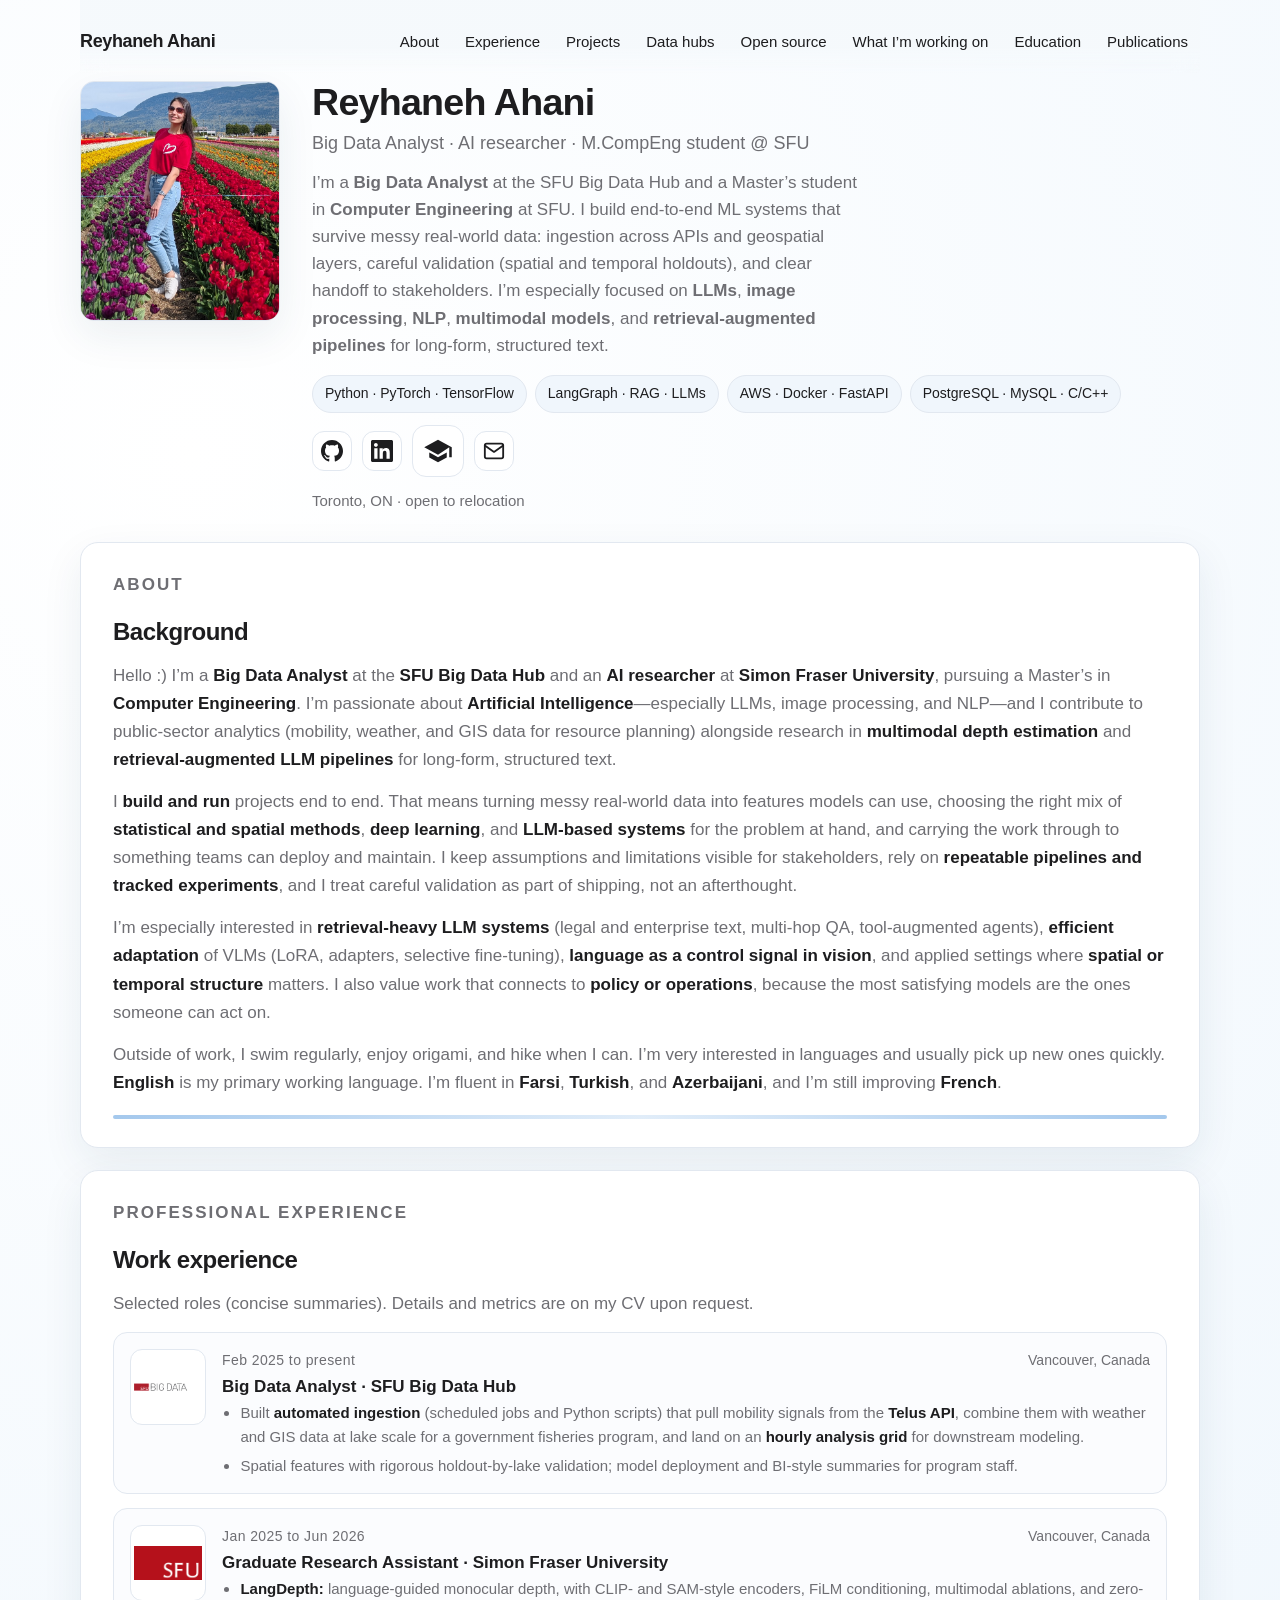
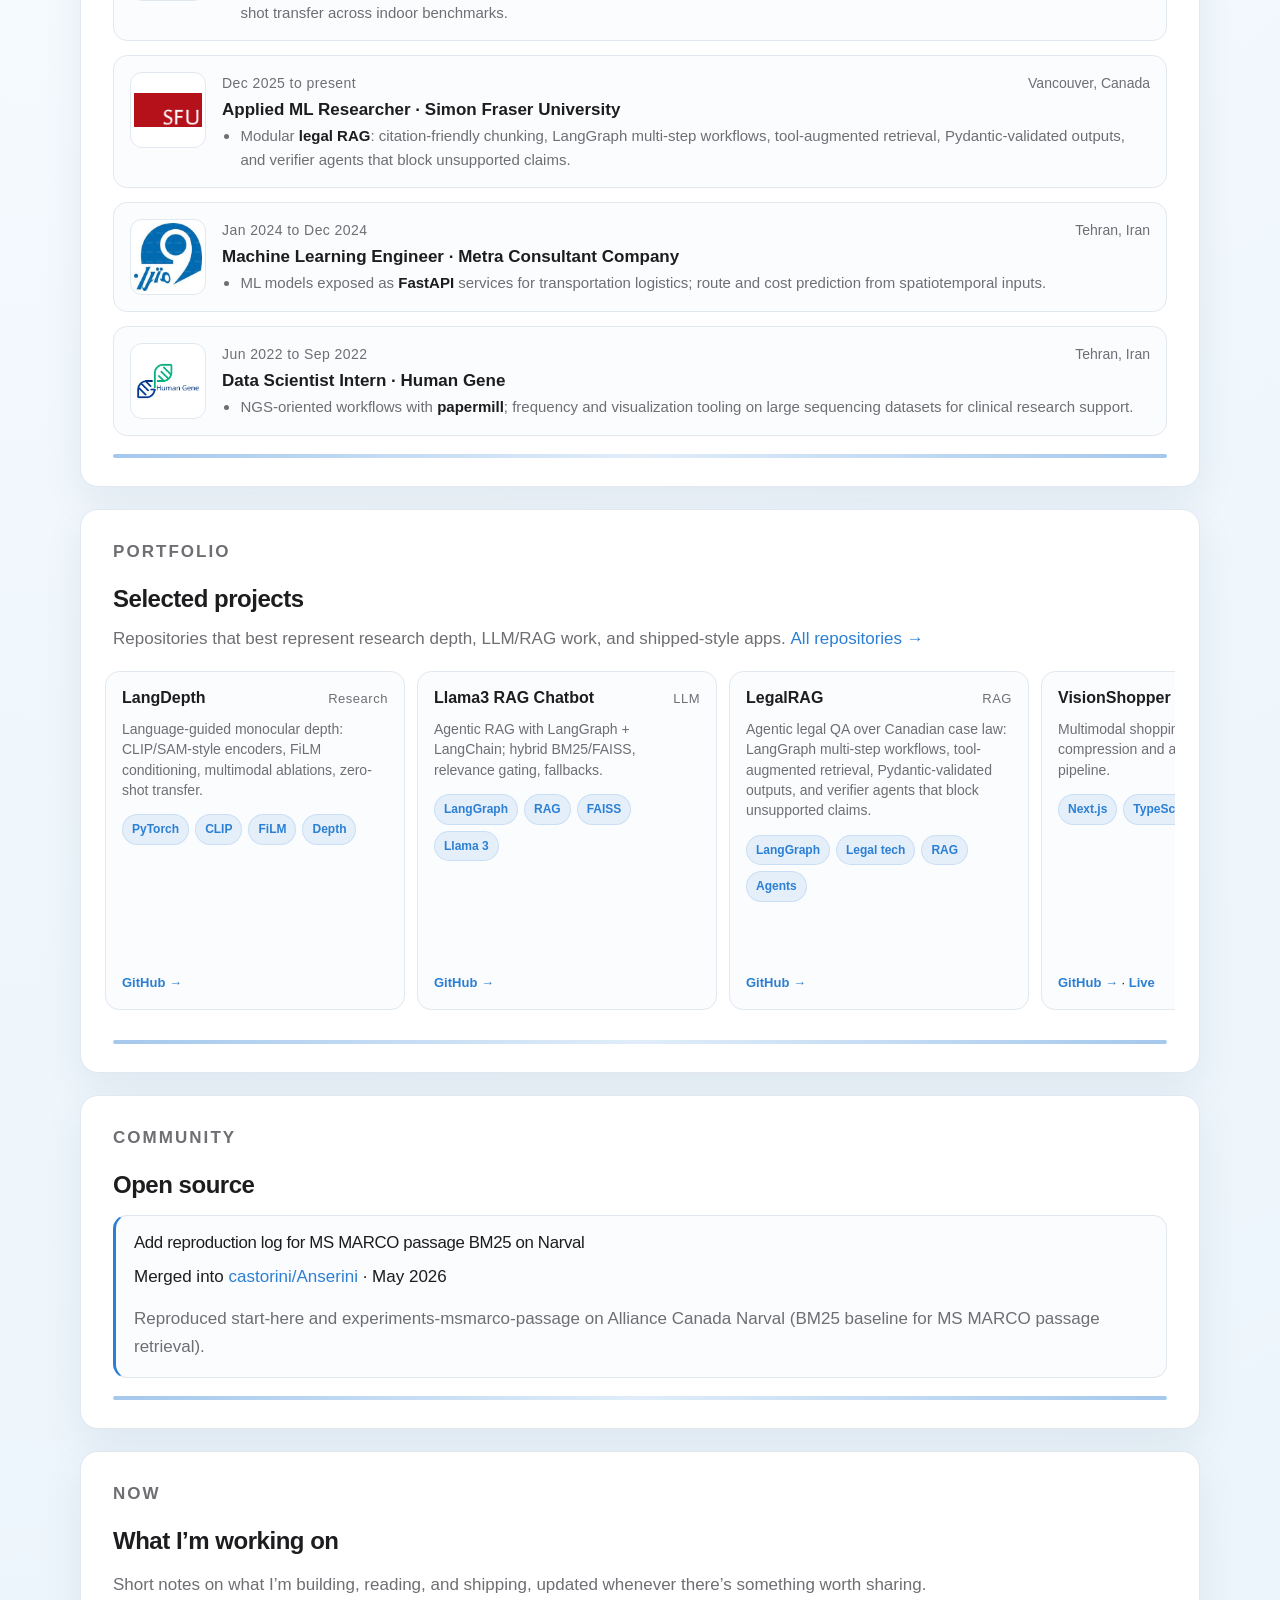
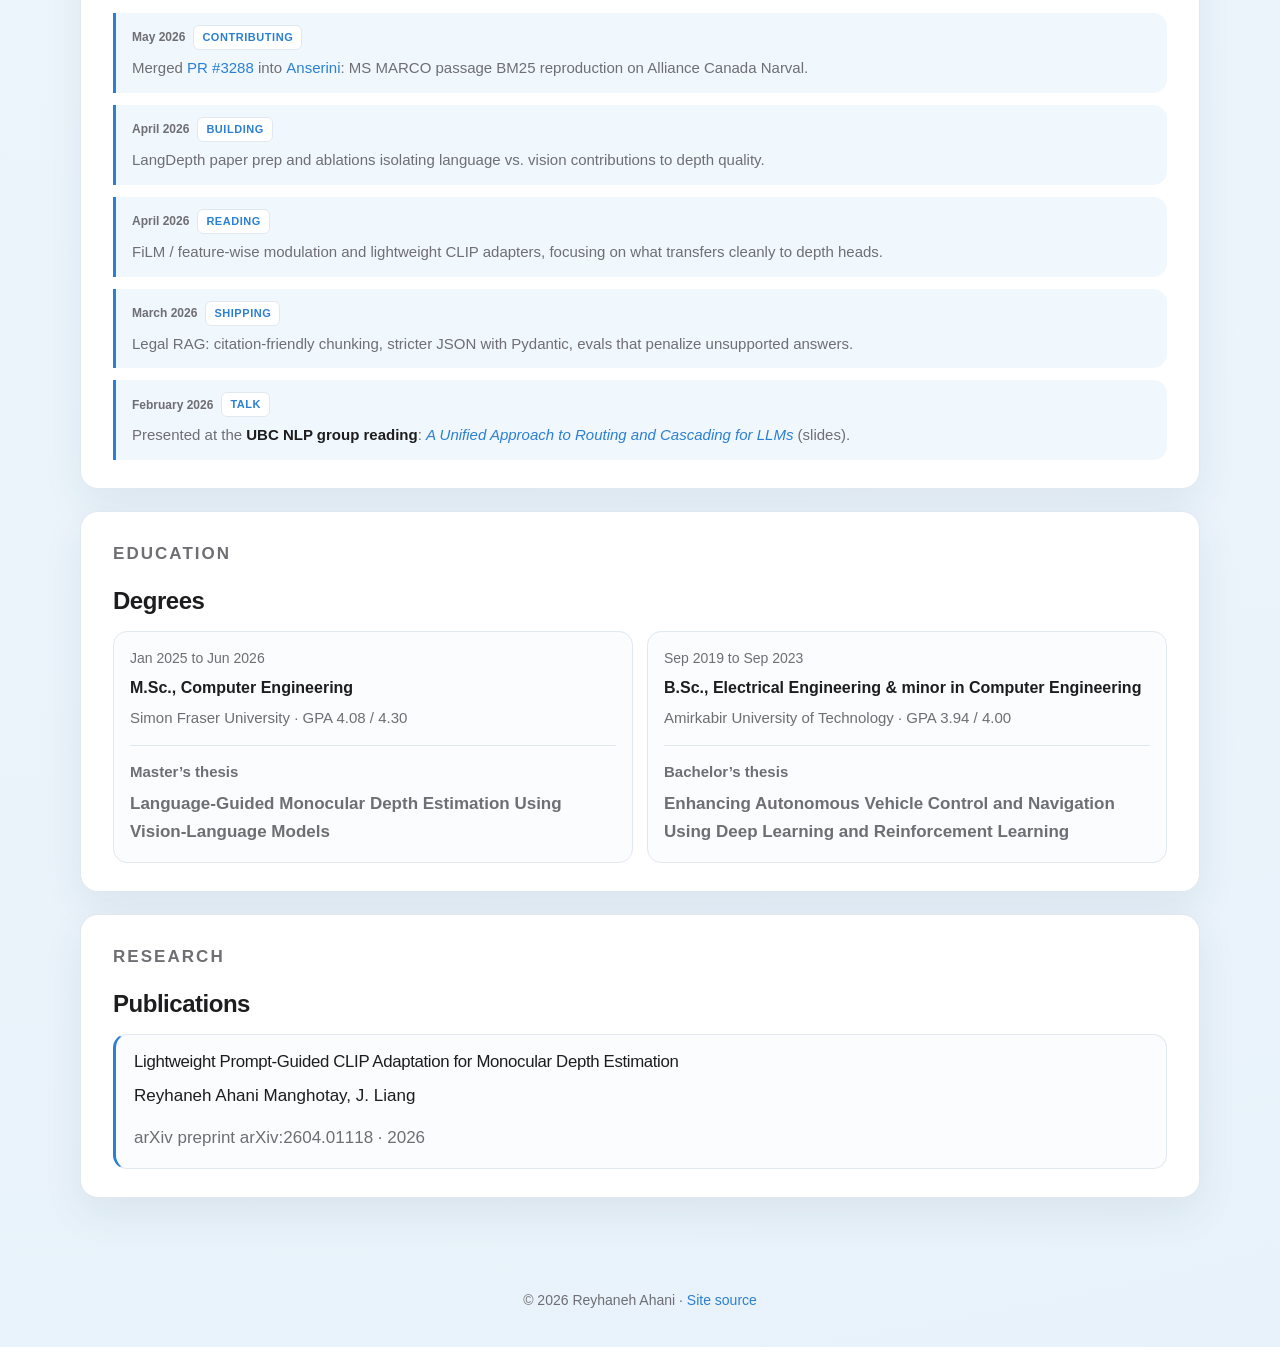
<file: index.html>
<!DOCTYPE html>
<html lang="en">
<head>
  <meta charset="UTF-8" />
  <meta name="viewport" content="width=device-width, initial-scale=1" />
  <meta http-equiv="Cache-Control" content="no-cache, no-store, must-revalidate" />
  <meta http-equiv="Pragma" content="no-cache" />
  <meta http-equiv="Expires" content="0" />
  <meta name="description" content="Reyhaneh Ahani: Big Data Analyst @ SFU Big Data Hub. ML, LLMs, multimodal AI, RAG. M.CompEng @ SFU." />
  <title>Reyhaneh Ahani</title>
  <link rel="stylesheet" href="css/style.css?v=20260601b" />
</head>
<body>
  <div class="shell">
    <header class="site-header">
      <a class="brand" href="#">Reyhaneh Ahani</a>
      <nav class="nav-links" aria-label="Primary">
        <a href="#about">About</a>
        <a href="#experience">Experience</a>
        <a href="#projects">Projects</a>
        <a href="data-labs.html?v=20260601">Data hubs</a>
        <a href="#opensource">Open source</a>
        <a href="#updates">What I’m working on</a>
        <a href="#education">Education</a>
        <a href="#publications">Publications</a>
      </nav>
    </header>

    <main>
      <section class="hero" aria-label="Introduction">
        <div class="hero-photo-wrap">
          <img
            class="hero-photo"
            src="static/profile.jpg"
            alt="Reyhaneh Ahani"
            width="200"
            height="240"
          />
        </div>
        <div>
          <h1>Reyhaneh Ahani</h1>
          <p class="tagline">Big Data Analyst · AI researcher · M.CompEng student @ SFU</p>
          <p class="lead">
            I’m a <strong>Big Data Analyst</strong> at the SFU Big Data Hub and a Master’s student in <strong>Computer Engineering</strong> at SFU.
            I build end-to-end ML systems that survive messy real-world data: ingestion across APIs and geospatial layers,
            careful validation (spatial and temporal holdouts), and clear handoff to stakeholders.
            I’m especially focused on <strong>LLMs</strong>, <strong>image processing</strong>, <strong>NLP</strong>,
            <strong>multimodal models</strong>, and <strong>retrieval-augmented pipelines</strong> for long-form, structured text.
          </p>
          <div class="hero-meta">
            <div class="pill-row" aria-label="Focus areas">
              <span class="pill">Python · PyTorch · TensorFlow</span>
              <span class="pill">LangGraph · RAG · LLMs</span>
              <span class="pill">AWS · Docker · FastAPI</span>
              <span class="pill">PostgreSQL · MySQL · C/C++</span>
            </div>
            <div class="about-links" aria-label="Social and contact">
              <a href="https://github.com/ReyhanehAhani" target="_blank" rel="noopener noreferrer" title="GitHub" aria-label="GitHub">
                <svg xmlns="http://www.w3.org/2000/svg" width="22" height="22" viewBox="0 0 24 24" fill="currentColor" aria-hidden="true"><path d="M12 0c-6.626 0-12 5.373-12 12 0 5.302 3.438 9.8 8.207 11.387.599.111.793-.261.793-.577v-2.234c-3.338.726-4.033-1.416-4.033-1.416-.546-1.387-1.333-1.756-1.333-1.756-1.089-.745.083-.729.083-.729 1.205.084 1.839 1.237 1.839 1.237 1.07 1.834 2.807 1.304 3.492.997.107-.775.418-1.305.762-1.604-2.665-.305-5.467-1.334-5.467-5.931 0-1.311.469-2.381 1.236-3.221-.124-.303-.535-1.524.117-3.176 0 0 1.008-.322 3.301 1.23.957-.266 1.983-.399 3.003-.404 1.02.005 2.047.138 3.006.404 2.291-1.552 3.297-1.23 3.297-1.23.653 1.653.242 2.874.118 3.176.77.84 1.235 1.911 1.235 3.221 0 4.609-2.807 5.624-5.479 5.921.43.372.823 1.102.823 2.222v3.293c0 .319.192.694.801.576 4.765-1.589 8.199-6.086 8.199-11.386 0-6.627-5.373-12-12-12z"/></svg>
              </a>
              <a href="https://www.linkedin.com/in/reyhanehahani/" target="_blank" rel="noopener noreferrer" title="LinkedIn" aria-label="LinkedIn">
                <svg xmlns="http://www.w3.org/2000/svg" width="22" height="22" viewBox="0 0 24 24" fill="currentColor" aria-hidden="true"><path d="M20.447 20.452h-3.554v-5.569c0-1.328-.027-3.037-1.852-3.037-1.853 0-2.136 1.445-2.136 2.939v5.667H9.351V9h3.414v1.561h.046c.477-.9 1.637-1.85 3.37-1.85 3.601 0 4.267 2.37 4.267 5.455v6.286zM5.337 7.433c-1.144 0-2.063-.926-2.063-2.065 0-1.138.92-2.063 2.063-2.063 1.14 0 2.064.925 2.064 2.063 0 1.139-.925 2.065-2.064 2.065zm1.782 13.019H3.555V9h3.564v11.452zM22.225 0H1.771C.792 0 0 .774 0 1.729v20.542C0 23.227.792 24 1.771 24h20.451C23.2 24 24 23.227 24 22.271V1.729C24 .774 23.2 0 22.222 0h.003z"/></svg>
              </a>
              <a class="about-links__scholar" href="https://scholar.google.ca/citations?user=MmxGeR0AAAAJ&amp;hl=en&amp;oi=ao" target="_blank" rel="noopener noreferrer" title="Google Scholar" aria-label="Google Scholar">
                <svg xmlns="http://www.w3.org/2000/svg" width="30" height="30" viewBox="0 0 24 24" fill="currentColor" aria-hidden="true"><path d="M5 13.18v4L12 21l7-3.82v-4L12 17l-5-2.82zM12 3 1 9l11 6 9-5.91V17h2V9L12 3z"/></svg>
              </a>
              <a href="mailto:raa112@sfu.ca" title="Email" aria-label="Email">
                <svg xmlns="http://www.w3.org/2000/svg" width="22" height="22" viewBox="0 0 24 24" fill="none" stroke="currentColor" stroke-width="2" stroke-linecap="round" stroke-linejoin="round" aria-hidden="true"><path d="M4 4h16c1.1 0 2 .9 2 2v12c0 1.1-.9 2-2 2H4c-1.1 0-2-.9-2-2V6c0-1.1.9-2 2-2z"/><polyline points="22,6 12,13 2,6"/></svg>
              </a>
            </div>
          </div>
          <p class="location">Toronto, ON · open to relocation</p>
        </div>
      </section>

      <section id="about" class="panel">
        <p class="eyebrow">About</p>
        <h2>Background</h2>
        <p class="lede">
          Hello :) I’m a <strong>Big Data Analyst</strong> at the <strong>SFU Big Data Hub</strong> and an <strong>AI researcher</strong> at
          <strong>Simon Fraser University</strong>, pursuing a Master’s in <strong>Computer Engineering</strong>.
          I’m passionate about <strong>Artificial Intelligence</strong>—especially LLMs, image processing, and NLP—and I contribute to public-sector analytics
          (mobility, weather, and GIS data for resource planning) alongside research in <strong>multimodal depth estimation</strong>
          and <strong>retrieval-augmented LLM pipelines</strong> for long-form, structured text.
        </p>
        <p>
          I <strong>build and run</strong> projects end to end. That means turning messy real-world data into features models can use, choosing the right mix of
          <strong>statistical and spatial methods</strong>, <strong>deep learning</strong>, and <strong>LLM-based systems</strong> for the problem at hand, and carrying the work through to something teams can deploy and maintain.
          I keep assumptions and limitations visible for stakeholders, rely on <strong>repeatable pipelines and tracked experiments</strong>,
          and I treat careful validation as part of shipping, not an afterthought.
        </p>
        <p>
          I’m especially interested in <strong>retrieval-heavy LLM systems</strong> (legal and enterprise text, multi-hop QA, tool-augmented agents),
          <strong>efficient adaptation</strong> of VLMs (LoRA, adapters, selective fine-tuning), <strong>language as a control signal in vision</strong>,
          and applied settings where <strong>spatial or temporal structure</strong> matters. I also value work that connects to <strong>policy or operations</strong>,
          because the most satisfying models are the ones someone can act on.
        </p>
        <p>
          Outside of work, I swim regularly, enjoy origami, and hike when I can. I’m very interested in languages and usually pick up new ones quickly.
          <strong>English</strong> is my primary working language. I’m fluent in <strong>Farsi</strong>, <strong>Turkish</strong>, and <strong>Azerbaijani</strong>, and I’m still improving <strong>French</strong>.
        </p>
        <div class="section-bar" aria-hidden="true"></div>
      </section>

      <section id="experience" class="panel">
        <p class="eyebrow">Professional experience</p>
        <h2>Work experience</h2>
        <p class="lede">Selected roles (concise summaries). Details and metrics are on my CV upon request.</p>

        <div class="timeline">
          <article class="timeline__item">
            <div class="timeline__logo"><img src="static/logos/bigdatahub.png" alt="" /></div>
            <div class="timeline__body">
              <div class="role-line">
                <p class="when">Feb 2025 to present</p>
                <span class="job-location">Vancouver, Canada</span>
              </div>
              <h3>Big Data Analyst · SFU Big Data Hub</h3>
              <ul>
                <li>Built <strong>automated ingestion</strong> (scheduled jobs and Python scripts) that pull mobility signals from the <strong>Telus API</strong>, combine them with weather and GIS data at lake scale for a government fisheries program, and land on an <strong>hourly analysis grid</strong> for downstream modeling.</li>
                <li>Spatial features with rigorous holdout-by-lake validation; model deployment and BI-style summaries for program staff.</li>
              </ul>
            </div>
          </article>

          <article class="timeline__item">
            <div class="timeline__logo"><img src="static/logos/sfu.png" alt="" /></div>
            <div class="timeline__body">
              <div class="role-line">
                <p class="when">Jan 2025 to Jun 2026</p>
                <span class="job-location">Vancouver, Canada</span>
              </div>
              <h3>Graduate Research Assistant · Simon Fraser University</h3>
              <ul>
                <li><strong>LangDepth:</strong> language-guided monocular depth, with CLIP- and SAM-style encoders, FiLM conditioning, multimodal ablations, and zero-shot transfer across indoor benchmarks.</li>
              </ul>
            </div>
          </article>

          <article class="timeline__item">
            <div class="timeline__logo"><img src="static/logos/sfu.png" alt="" /></div>
            <div class="timeline__body">
              <div class="role-line">
                <p class="when">Dec 2025 to present</p>
                <span class="job-location">Vancouver, Canada</span>
              </div>
              <h3>Applied ML Researcher · Simon Fraser University</h3>
              <ul>
                <li>Modular <strong>legal RAG</strong>: citation-friendly chunking, LangGraph multi-step workflows, tool-augmented retrieval, Pydantic-validated outputs, and verifier agents that block unsupported claims.</li>
              </ul>
            </div>
          </article>

          <article class="timeline__item">
            <div class="timeline__logo"><img src="static/logos/metra.png" alt="" /></div>
            <div class="timeline__body">
              <div class="role-line">
                <p class="when">Jan 2024 to Dec 2024</p>
                <span class="job-location">Tehran, Iran</span>
              </div>
              <h3>Machine Learning Engineer · Metra Consultant Company</h3>
              <ul>
                <li>ML models exposed as <strong>FastAPI</strong> services for transportation logistics; route and cost prediction from spatiotemporal inputs.</li>
              </ul>
            </div>
          </article>

          <article class="timeline__item">
            <div class="timeline__logo"><img src="static/logos/humangene.png" alt="" /></div>
            <div class="timeline__body">
              <div class="role-line">
                <p class="when">Jun 2022 to Sep 2022</p>
                <span class="job-location">Tehran, Iran</span>
              </div>
              <h3>Data Scientist Intern · Human Gene</h3>
              <ul>
                <li>NGS-oriented workflows with <strong>papermill</strong>; frequency and visualization tooling on large sequencing datasets for clinical research support.</li>
              </ul>
            </div>
          </article>
        </div>
        <div class="section-bar" aria-hidden="true"></div>
      </section>

      <section id="projects" class="panel">
        <div class="panel__header">
          <div>
            <p class="eyebrow">Portfolio</p>
            <h2 style="margin-bottom:0">Selected projects</h2>
          </div>
        </div>
        <p class="lede" style="margin-top:8px">
          Repositories that best represent research depth, LLM/RAG work, and shipped-style apps.
          <a href="https://github.com/ReyhanehAhani?tab=repositories" target="_blank" rel="noopener noreferrer">All repositories →</a>
        </p>

        <div class="projects-scroll-wrap">
          <div class="projects-scroll">
            <article class="card">
              <div class="card__header">
                <h3>LangDepth</h3>
                <span class="year">Research</span>
              </div>
              <p>Language-guided monocular depth: CLIP/SAM-style encoders, FiLM conditioning, multimodal ablations, zero-shot transfer.</p>
              <div class="tags">
                <span>PyTorch</span><span>CLIP</span><span>FiLM</span><span>Depth</span>
              </div>
              <div class="card-links"><a href="https://github.com/ReyhanehAhani/LangDepth" target="_blank" rel="noopener noreferrer">GitHub →</a></div>
            </article>

            <article class="card">
              <div class="card__header">
                <h3>Llama3 RAG Chatbot</h3>
                <span class="year">LLM</span>
              </div>
              <p>Agentic RAG with LangGraph + LangChain; hybrid BM25/FAISS, relevance gating, fallbacks.</p>
              <div class="tags">
                <span>LangGraph</span><span>RAG</span><span>FAISS</span><span>Llama 3</span>
              </div>
              <div class="card-links"><a href="https://github.com/ReyhanehAhani/Llama3_RAG_Chatbot" target="_blank" rel="noopener noreferrer">GitHub →</a></div>
            </article>

            <article class="card">
              <div class="card__header">
                <h3>LegalRAG</h3>
                <span class="year">RAG</span>
              </div>
              <p>Agentic legal QA over Canadian case law: LangGraph multi-step workflows, tool-augmented retrieval, Pydantic-validated outputs, and verifier agents that block unsupported claims.</p>
              <div class="tags">
                <span>LangGraph</span><span>Legal tech</span><span>RAG</span><span>Agents</span>
              </div>
              <div class="card-links"><a href="https://github.com/ReyhanehAhani/LegalRAG" target="_blank" rel="noopener noreferrer">GitHub →</a></div>
            </article>

            <article class="card">
              <div class="card__header">
                <h3>VisionShopper</h3>
                <span class="year">Product</span>
              </div>
              <p>Multimodal shopping assistant with image compression and async PostgreSQL pipeline.</p>
              <div class="tags">
                <span>Next.js</span><span>TypeScript</span><span>VLM</span><span>Vercel</span>
              </div>
              <div class="card-links">
                <a href="https://github.com/ReyhanehAhani/VisionShopper" target="_blank" rel="noopener noreferrer">GitHub →</a>
                · <a href="https://vision-shopper.vercel.app" target="_blank" rel="noopener noreferrer">Live</a>
              </div>
            </article>

            <article class="card">
              <div class="card__header">
                <h3>AdaDepthCLIP</h3>
                <span class="year">Vision</span>
              </div>
              <p>Trains a monocular depth head on top of frozen CLIP ViT-B/32, using <strong>lightweight adapter blocks</strong> instead of full fine-tunes so the vision-language backbone stays stable while the depth decoder adapts. A <strong>composite loss</strong> blends scale-invariant and gradient terms so indoor layouts stay sharp without blowing up on thin structures.</p>
              <div class="tags">
                <span>CLIP</span><span>ViT</span><span>Adapters</span>
              </div>
              <div class="card-links"><a href="https://github.com/ReyhanehAhani/AdaDepthCLIP" target="_blank" rel="noopener noreferrer">GitHub →</a></div>
            </article>

            <article class="card">
              <div class="card__header">
                <h3>NGS Data Analyser</h3>
                <span class="year">Bio</span>
              </div>
              <p>NGS workflows, frequency utilities, and visualizations for variant and disease-association support.</p>
              <div class="tags">
                <span>Python</span><span>Genomics</span><span>Pipelines</span>
              </div>
              <div class="card-links"><a href="https://github.com/ReyhanehAhani/NGS_Data_Analyser" target="_blank" rel="noopener noreferrer">GitHub →</a></div>
            </article>

            <article class="card">
              <div class="card__header">
                <h3>FAIRSEQ EN-FA</h3>
                <span class="year">NLP</span>
              </div>
              <p>End-to-end <strong>English-Persian</strong> neural MT in FAIRSEQ: normalized and filtered parallel data, trained both <strong>LSTM seq2seq</strong> and <strong>Transformer</strong> baselines, and scored outputs with <strong>COMET</strong> (plus classic automatic metrics) to compare architecture choices under the same preprocessing budget.</p>
              <div class="tags">
                <span>FAIRSEQ</span><span>MT</span><span>Transformers</span>
              </div>
              <div class="card-links"><a href="https://github.com/ReyhanehAhani/FAIRSEQ-EN-FA-translation" target="_blank" rel="noopener noreferrer">GitHub →</a></div>
            </article>

            <article class="card">
              <div class="card__header">
                <h3>MultiNLI · Llama3 &amp; RoBERTa</h3>
                <span class="year">Fine-tuning</span>
              </div>
              <p>Systematic <strong>parameter-efficient fine-tuning</strong> on MultiNLI-style natural language inference: <strong>LoRA</strong> on Llama&nbsp;3 versus a strong <strong>RoBERTa</strong> encoder baseline, with matched training budgets and error analysis to see when instruction-tuned LLMs buy you gains on structured entailment.</p>
              <div class="tags">
                <span>LoRA</span><span>Hugging Face</span><span>NLI</span>
              </div>
              <div class="card-links"><a href="https://github.com/ReyhanehAhani/MultiNLI-LLama-Roberta" target="_blank" rel="noopener noreferrer">GitHub →</a></div>
            </article>

            <article class="card">
              <div class="card__header">
                <h3>Diabet · LIME &amp; SHAP</h3>
                <span class="year">XAI</span>
              </div>
              <p>Part of my exploration of <strong>trustworthy AI</strong>: train classifiers on tabular, clinical-style diabetes-risk data, then stress-test <strong>explainability (XAI)</strong> with <strong>LIME</strong> and <strong>SHAP</strong>, comparing local vs. global attributions and when each method aligns (or conflicts) with model behavior for safe downstream use.</p>
              <div class="tags">
                <span>Trustworthy AI</span><span>XAI</span><span>SHAP</span><span>LIME</span><span>Sklearn</span>
              </div>
              <div class="card-links"><a href="https://github.com/ReyhanehAhani/Diabet-LIME-SHAP" target="_blank" rel="noopener noreferrer">GitHub →</a></div>
            </article>

            <article class="card">
              <div class="card__header">
                <h3>Bachelor’s thesis</h3>
                <span class="year">Capstone</span>
              </div>
              <p>Bachelor’s capstone at <strong>Amirkabir University of Technology</strong>: full thesis package (code, experiments, and report) on <strong>computer vision for intelligent vehicles</strong>, including detection- and segmentation-style pipelines, training loops, and evaluation that fed my later work in multimodal and spatial ML.</p>
              <div class="tags">
                <span>PyTorch</span><span>CV</span><span>Autonomous driving</span><span>Thesis</span>
              </div>
              <div class="card-links"><a href="https://github.com/ReyhanehAhani/Bachelor-Thesis" target="_blank" rel="noopener noreferrer">GitHub →</a></div>
            </article>
          </div>
        </div>
        <div class="section-bar" aria-hidden="true"></div>
      </section>

      <section id="opensource" class="panel">
        <p class="eyebrow">Community</p>
        <h2>Open source</h2>
        <ul class="pub-list">
          <li class="pub-item">
            <h3 class="pub-title">
              <a href="https://github.com/castorini/anserini/pull/3288" target="_blank" rel="noopener noreferrer">Add reproduction log for MS MARCO passage BM25 on Narval</a>
            </h3>
            <p class="pub-meta"><span class="pub-authors">Merged into <a href="https://github.com/castorini/anserini" target="_blank" rel="noopener noreferrer">castorini/Anserini</a> · May 2026</span></p>
            <p class="pub-venue">Reproduced start-here and experiments-msmarco-passage on Alliance Canada Narval (BM25 baseline for MS MARCO passage retrieval).</p>
          </li>
        </ul>
        <div class="section-bar" aria-hidden="true"></div>
      </section>

      <section id="updates" class="panel">
        <p class="eyebrow">Now</p>
        <h2>What I’m working on</h2>
        <p class="lede">Short notes on what I’m building, reading, and shipping, updated whenever there’s something worth sharing.</p>
        <div class="updates-list">
          <article class="update-item">
            <div class="update-meta">
              <span class="update-date">May 2026</span>
              <span class="update-tag">Contributing</span>
            </div>
            <p>
              Merged <a href="https://github.com/castorini/anserini/pull/3288" target="_blank" rel="noopener noreferrer">PR #3288</a> into
              <a href="https://github.com/castorini/anserini" target="_blank" rel="noopener noreferrer">Anserini</a>: MS MARCO passage BM25 reproduction on Alliance Canada Narval.
            </p>
          </article>
          <article class="update-item">
            <div class="update-meta">
              <span class="update-date">April 2026</span>
              <span class="update-tag">Building</span>
            </div>
            <p>LangDepth paper prep and ablations isolating language vs. vision contributions to depth quality.</p>
          </article>
          <article class="update-item">
            <div class="update-meta">
              <span class="update-date">April 2026</span>
              <span class="update-tag">Reading</span>
            </div>
            <p>FiLM / feature-wise modulation and lightweight CLIP adapters, focusing on what transfers cleanly to depth heads.</p>
          </article>
          <article class="update-item">
            <div class="update-meta">
              <span class="update-date">March 2026</span>
              <span class="update-tag">Shipping</span>
            </div>
            <p>Legal RAG: citation-friendly chunking, stricter JSON with Pydantic, evals that penalize unsupported answers.</p>
          </article>
          <article class="update-item">
            <div class="update-meta">
              <span class="update-date">February 2026</span>
              <span class="update-tag">Talk</span>
            </div>
            <p>
              Presented at the <strong>UBC NLP group reading</strong>:
              <a href="https://docs.google.com/presentation/d/10ZEqgsfHxGTs1e9fv6WZc2cRCBlDjfGvfIC561rQwIE/edit?slide=id.p#slide=id.p" target="_blank" rel="noopener noreferrer"><em>A Unified Approach to Routing and Cascading for LLMs</em></a>
              (slides).
            </p>
          </article>
        </div>
      </section>

      <section id="education" class="panel">
        <p class="eyebrow">Education</p>
        <h2>Degrees</h2>
        <div class="edu-grid">
          <div class="edu-card">
            <div class="when">Jan 2025 to Jun 2026</div>
            <strong>M.Sc., Computer Engineering</strong>
            <span>Simon Fraser University · GPA 4.08 / 4.30</span>
            <div class="edu-thesis-block">
              <span class="edu-thesis-kicker">Master’s thesis</span>
              <p class="edu-thesis-line">
                Language-Guided Monocular Depth Estimation Using Vision-Language Models
              </p>
            </div>
          </div>
          <div class="edu-card">
            <div class="when">Sep 2019 to Sep 2023</div>
            <strong>B.Sc., Electrical Engineering &amp; minor in Computer Engineering</strong>
            <span>Amirkabir University of Technology · GPA 3.94 / 4.00</span>
            <div class="edu-thesis-block">
              <span class="edu-thesis-kicker">Bachelor’s thesis</span>
              <p class="edu-thesis-line">
                Enhancing Autonomous Vehicle Control and Navigation Using Deep Learning and Reinforcement Learning
              </p>
            </div>
          </div>
        </div>
      </section>

      <section id="publications" class="panel">
        <p class="eyebrow">Research</p>
        <h2>Publications</h2>
        <ul class="pub-list">
          <li class="pub-item">
            <h3 class="pub-title">
              <a href="https://arxiv.org/abs/2604.01118" target="_blank" rel="noopener noreferrer">Lightweight Prompt-Guided CLIP Adaptation for Monocular Depth Estimation</a>
            </h3>
            <p class="pub-meta"><span class="pub-authors">Reyhaneh Ahani Manghotay, J. Liang</span></p>
            <p class="pub-venue">arXiv preprint arXiv:2604.01118 · 2026</p>
          </li>
        </ul>
      </section>
    </main>

    <footer>
      © <span id="y"></span> Reyhaneh Ahani ·
      <a href="https://github.com/ReyhanehAhani/reyhanehahani.github.io" target="_blank" rel="noopener noreferrer">Site source</a>
    </footer>
  </div>
  <script>
    document.getElementById("y").textContent = new Date().getFullYear();
  </script>
</body>
</html>
</file>
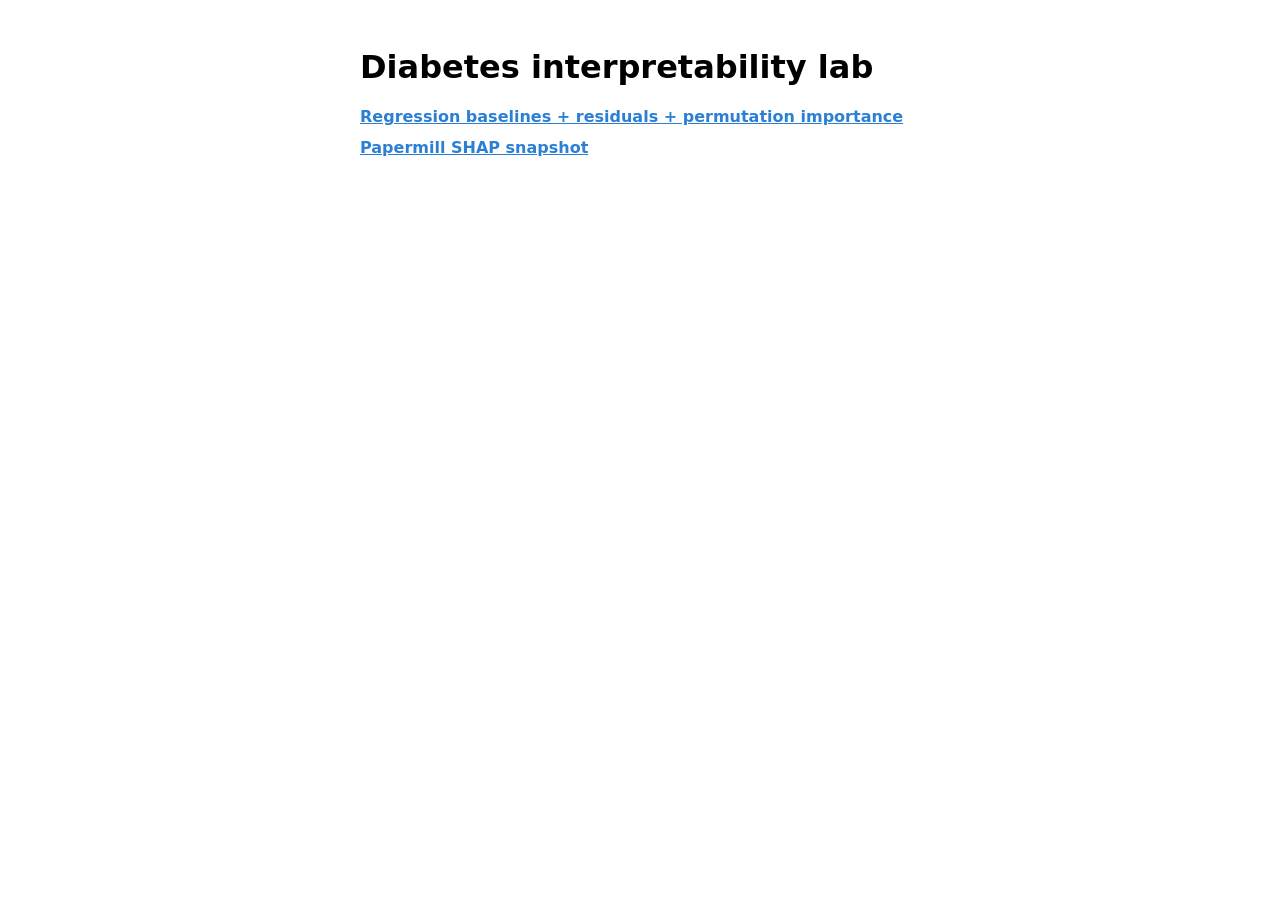
<file: labs/diabetes-xai/docs/index.html>
<!DOCTYPE html><html lang="en"><head><meta charset="utf-8"/>
<title>Diabet — Data lab</title>
<style>body{font-family:system-ui,sans-serif;max-width:560px;margin:3rem auto;padding:0 1rem}
a{display:block;margin:.75rem 0;color:#2b7fd4;font-weight:600}</style></head><body>
<h1>Diabetes interpretability lab</h1>
<a href="report.html">Regression baselines + residuals + permutation importance</a>
<a href="papermill_snapshot.html">Papermill SHAP snapshot</a>
</body></html>
</file>
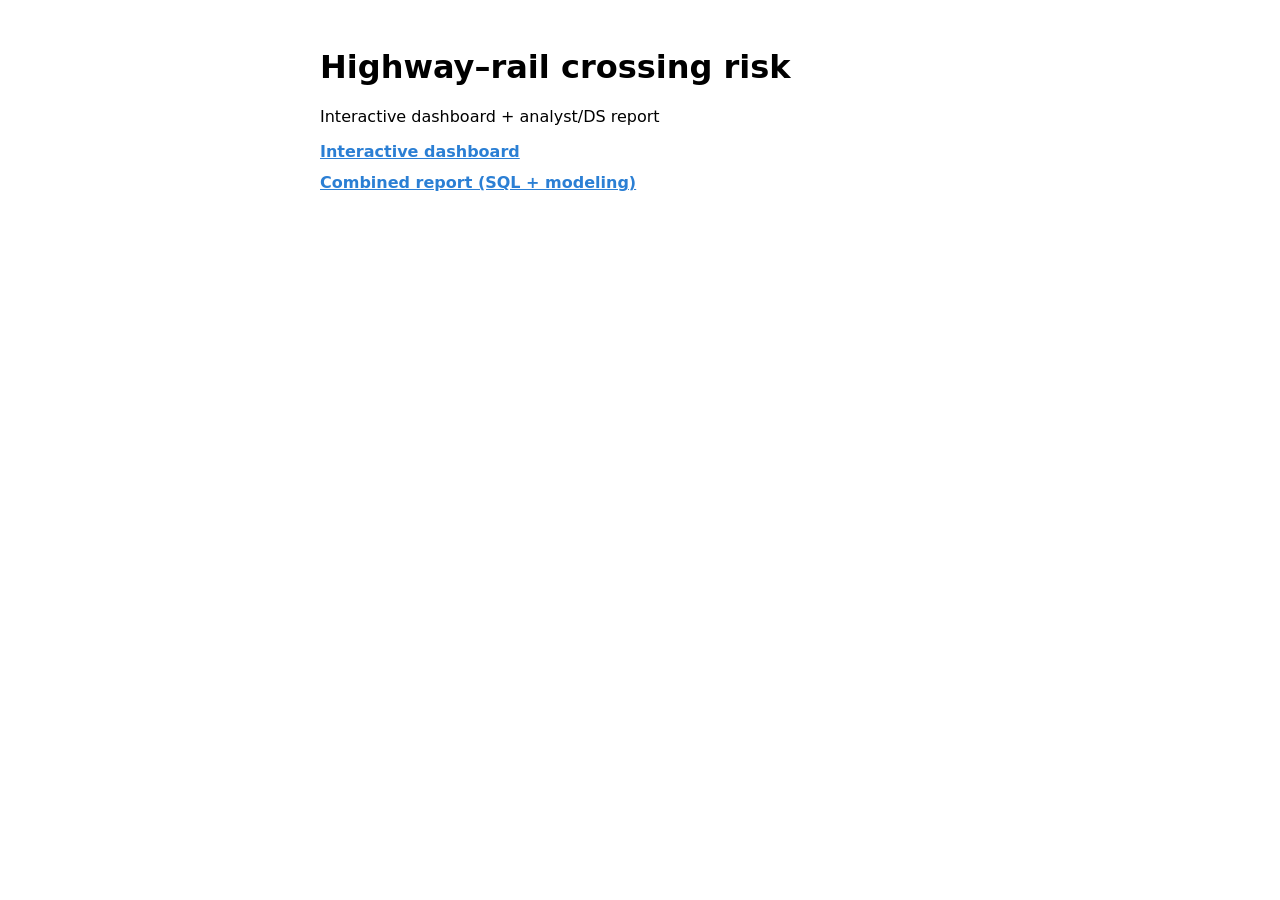
<file: labs/highway-rail-crossing/docs/index.html>
<!DOCTYPE html>
<html lang="en"><head><meta charset="utf-8"/>
<title>Highway crossings — Data lab</title>
<style>
body{font-family:system-ui,sans-serif;max-width:640px;margin:3rem auto;padding:0 1rem}
a{display:block;margin:.75rem 0;color:#2b7fd4;font-weight:600}
</style></head><body>
<h1>Highway–rail crossing risk</h1>
<p>Interactive dashboard + analyst/DS report</p>
<a href="dashboard.html">Interactive dashboard</a>
<a href="report.html">Combined report (SQL + modeling)</a>
</body></html>
</file>
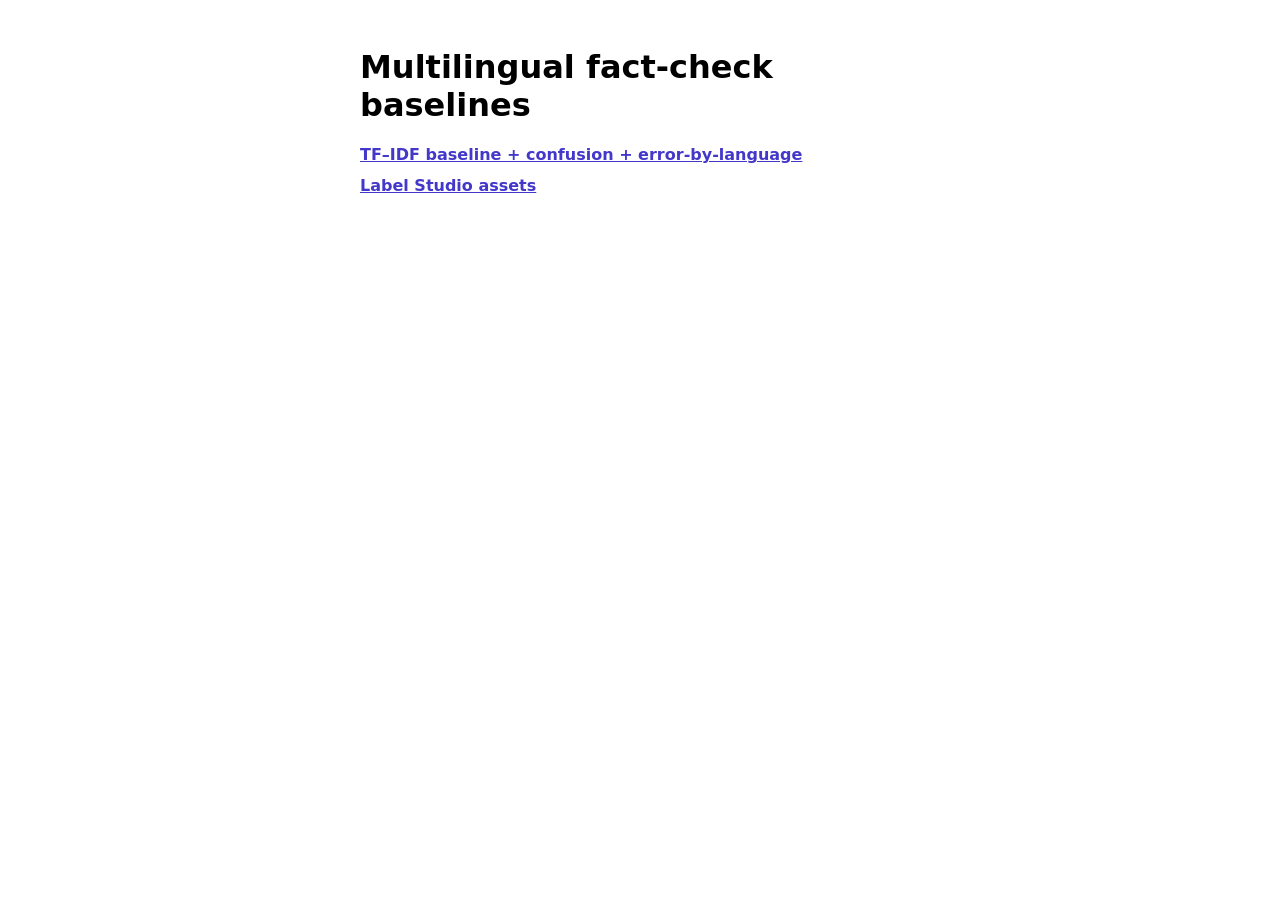
<file: labs/multilingual-fact-checking/docs/index.html>
<!DOCTYPE html><html lang="en"><head><meta charset="utf-8"/>
<title>Fact-check — Data lab</title>
<style>body{font-family:system-ui;max-width:560px;margin:3rem auto;padding:0 1rem}
a{display:block;margin:.75rem 0;color:#4338ca;font-weight:600}</style></head><body>
<h1>Multilingual fact-check baselines</h1>
<a href="report.html">TF–IDF baseline + confusion + error-by-language</a>
<a href="https://github.com/ReyhanehAhani/Robust-Cross-Lingual-Fact-Checking/tree/main/label_studio">Label Studio assets</a>
</body></html>
</file>
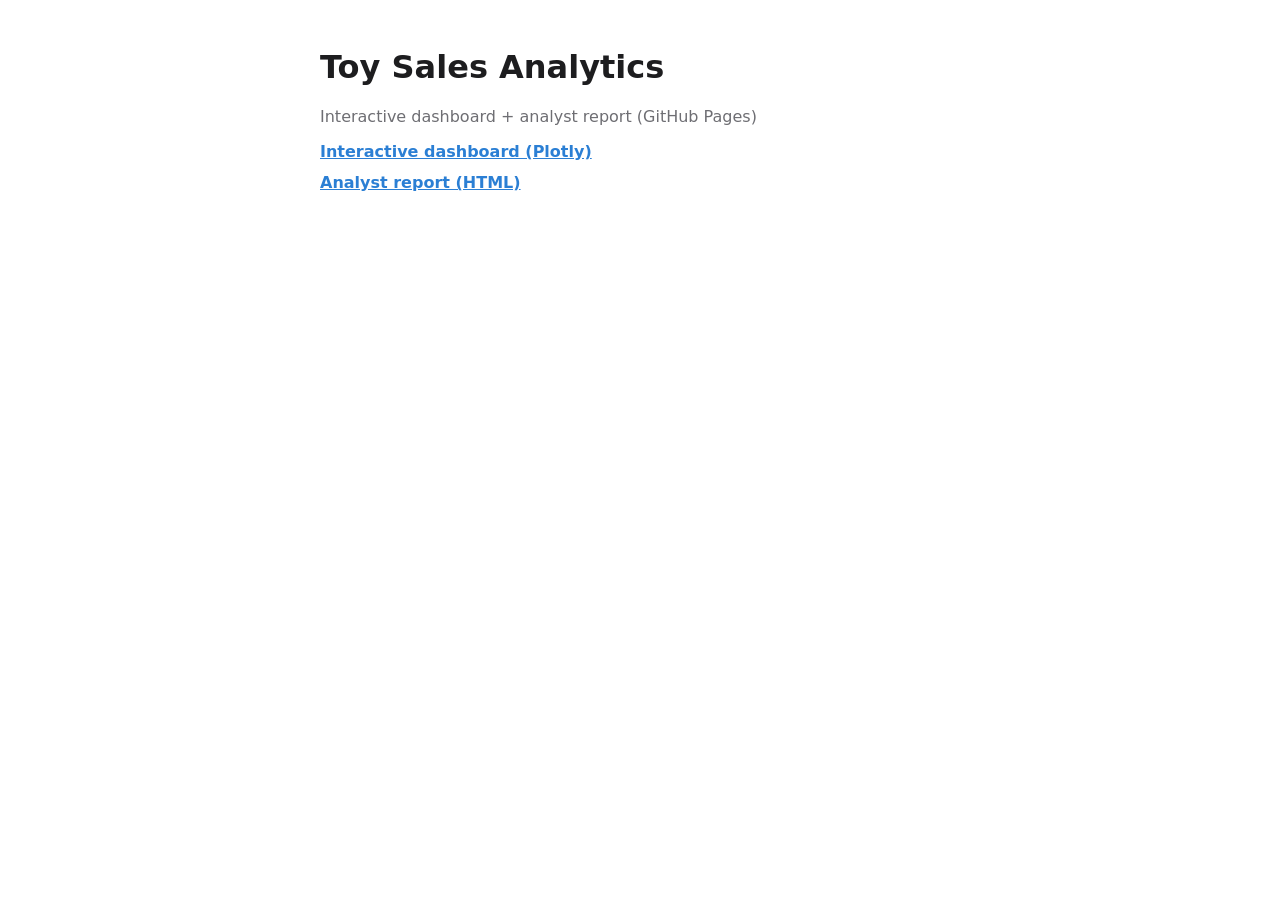
<file: labs/toy-sales-analytics/docs/index.html>
<!DOCTYPE html>
<html lang="en"><head>
<meta charset="utf-8"/><meta name="viewport" content="width=device-width,initial-scale=1"/>
<title>Toy Sales — Data lab</title>
<style>
body { font-family: system-ui, sans-serif; max-width: 640px; margin: 3rem auto; padding: 0 1rem; color: #1d1d1f; }
a { display: block; margin: 0.75rem 0; color: #2b7fd4; font-weight: 600; }
p { color: #6e6e73; }
</style></head><body>
<h1>Toy Sales Analytics</h1>
<p>Interactive dashboard + analyst report (GitHub Pages)</p>
<a href="dashboard.html">Interactive dashboard (Plotly)</a>
<a href="report.html">Analyst report (HTML)</a>
</body></html>
</file>
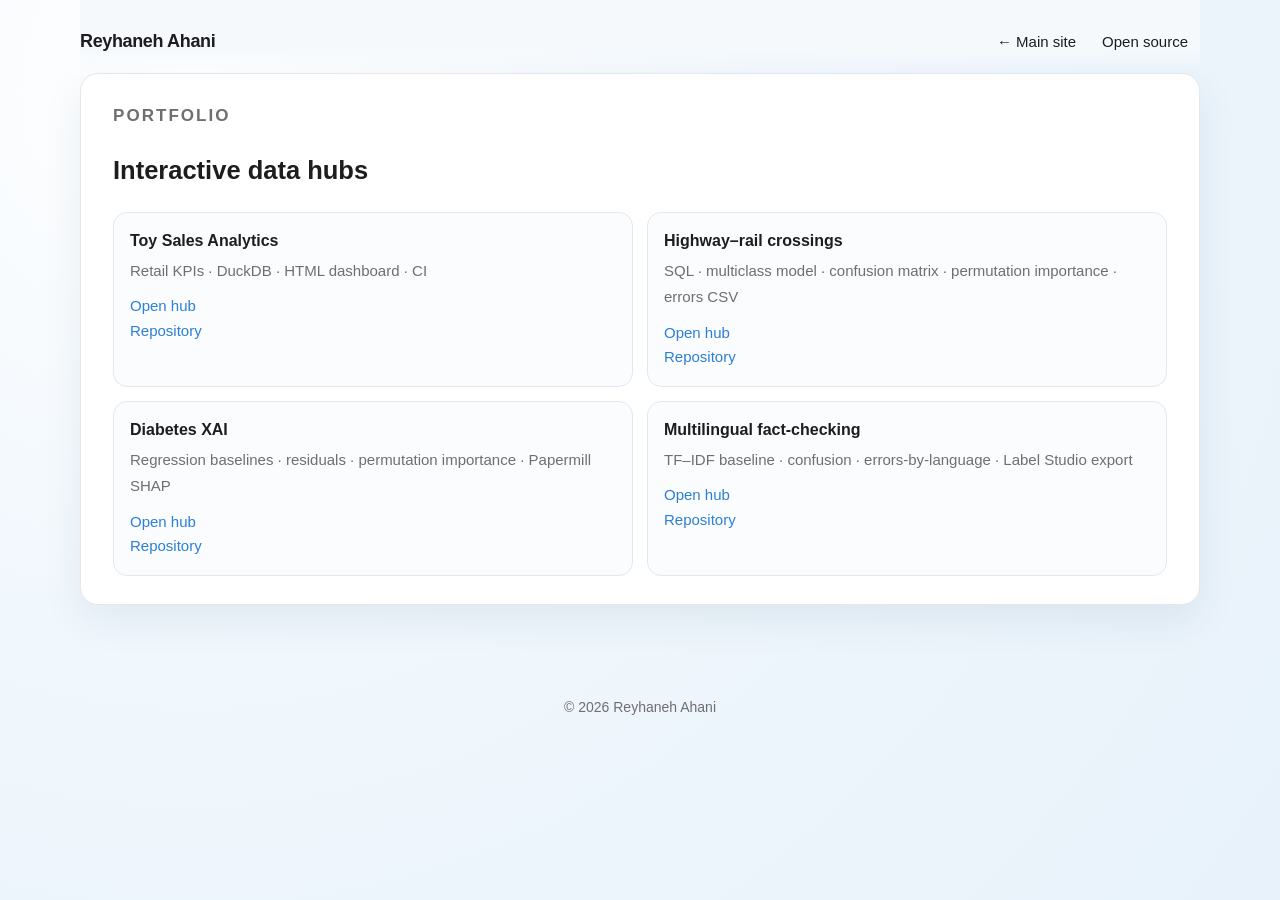
<file: data-labs.html>
<!DOCTYPE html>
<html lang="en">
<head>
  <meta charset="UTF-8" />
  <meta name="viewport" content="width=device-width, initial-scale=1" />
  <meta http-equiv="Cache-Control" content="no-cache, no-store, must-revalidate" />
  <meta http-equiv="Pragma" content="no-cache" />
  <meta http-equiv="Expires" content="0" />
  <meta name="description" content="Dashboards and HTML reports from selected public repositories." />
  <title>Interactive data hubs — Reyhaneh Ahani</title>
  <link rel="stylesheet" href="css/style.css?v=20260601b" />
</head>
<body>
  <div class="shell">
    <header class="site-header">
      <a class="brand" href="index.html">Reyhaneh Ahani</a>
      <nav class="nav-links" aria-label="Primary">
        <a href="index.html#projects">← Main site</a>
        <a href="index.html#opensource">Open source</a>
      </nav>
    </header>

    <main>
      <section class="panel">
        <p class="eyebrow">Portfolio</p>
        <h1>Interactive data hubs</h1>

        <div class="edu-grid" style="margin-top: 1rem">
          <div class="edu-card">
            <strong>Toy Sales Analytics</strong>
            <span>Retail KPIs · DuckDB · HTML dashboard · CI</span>
            <p style="margin: 10px 0 0; font-size: 15px">
              <a href="https://reyhanehahani.github.io/labs/toy-sales-analytics/docs/index.html">Open hub</a><br />
              <a href="https://github.com/ReyhanehAhani/Toy-Sales-Analytics">Repository</a>
            </p>
          </div>
          <div class="edu-card">
            <strong>Highway–rail crossings</strong>
            <span>SQL · multiclass model · confusion matrix · permutation importance · errors CSV</span>
            <p style="margin: 10px 0 0; font-size: 15px">
              <a href="https://reyhanehahani.github.io/labs/highway-rail-crossing/docs/index.html">Open hub</a><br />
              <a href="https://github.com/ReyhanehAhani/Highway_Rail_Grade_Crossing_Accident">Repository</a>
            </p>
          </div>
          <div class="edu-card">
            <strong>Diabetes XAI</strong>
            <span>Regression baselines · residuals · permutation importance · Papermill SHAP</span>
            <p style="margin: 10px 0 0; font-size: 15px">
              <a href="https://reyhanehahani.github.io/labs/diabetes-xai/docs/index.html">Open hub</a><br />
              <a href="https://github.com/ReyhanehAhani/Diabet-LIME-SHAP">Repository</a>
            </p>
          </div>
          <div class="edu-card">
            <strong>Multilingual fact-checking</strong>
            <span>TF–IDF baseline · confusion · errors-by-language · Label Studio export</span>
            <p style="margin: 10px 0 0; font-size: 15px">
              <a href="https://reyhanehahani.github.io/labs/multilingual-fact-checking/docs/index.html">Open hub</a><br />
              <a href="https://github.com/ReyhanehAhani/Robust-Cross-Lingual-Fact-Checking">Repository</a>
            </p>
          </div>
        </div>
      </section>
    </main>

    <footer>
      © <span id="y"></span> Reyhaneh Ahani
    </footer>
  </div>
  <script>
    document.getElementById("y").textContent = new Date().getFullYear();
  </script>
</body>
</html>
</file>
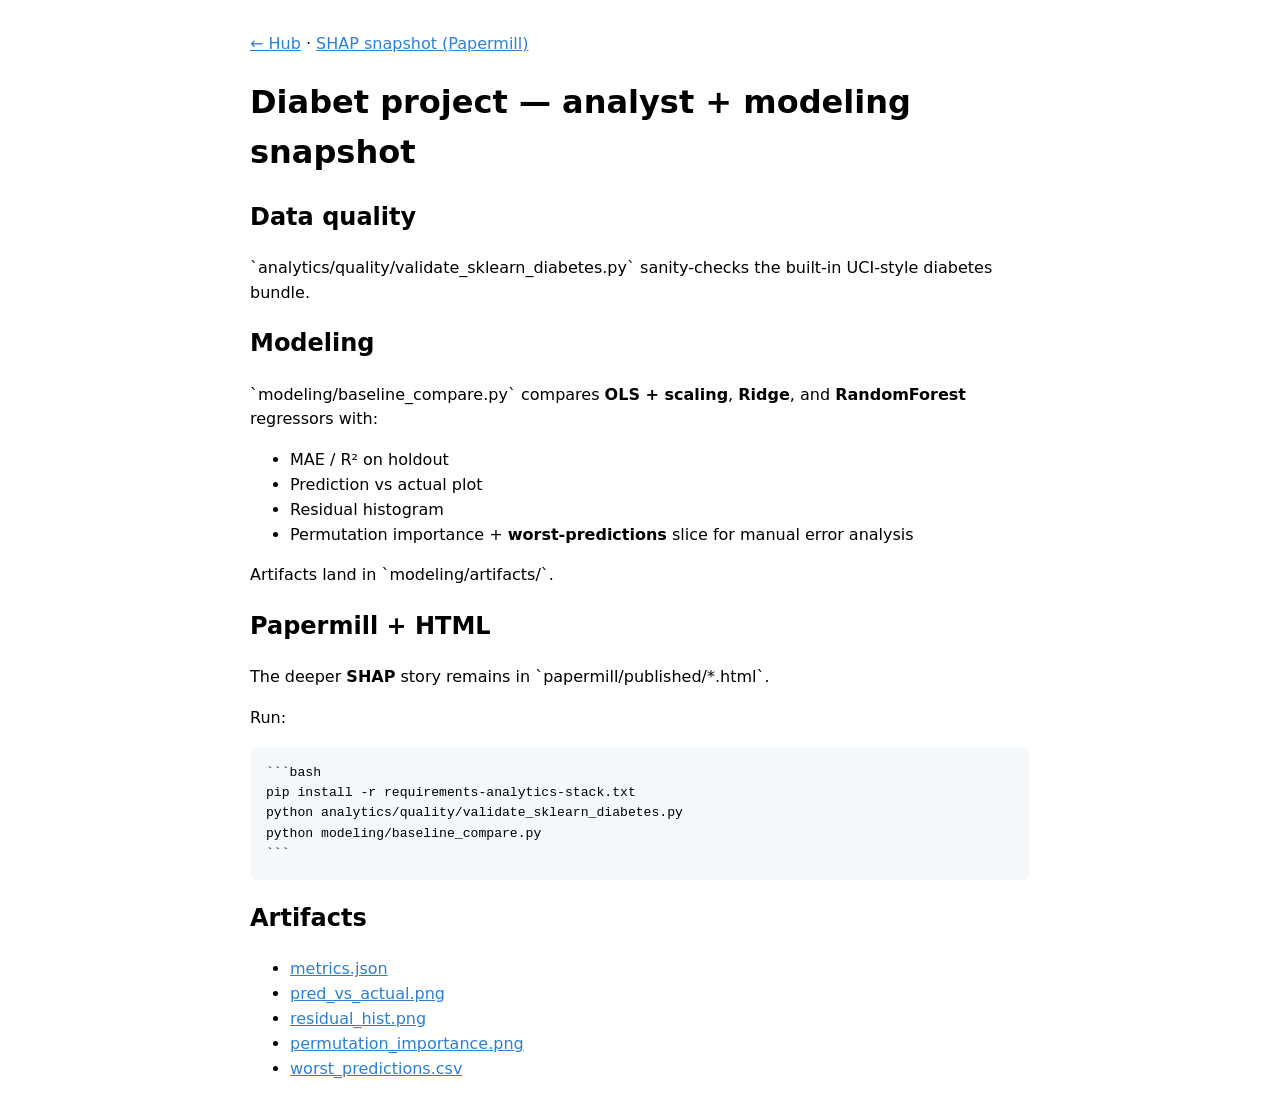
<file: labs/diabetes-xai/docs/report.html>
<!DOCTYPE html><html lang="en"><head><meta charset="utf-8"/>
<title>Diabetes DS report</title>
<style>
body{font-family:system-ui,sans-serif;max-width:780px;margin:2rem auto;padding:0 1rem;line-height:1.55}
pre{background:#f5f9fc;padding:1rem;border-radius:8px;overflow:auto;font-size:0.82rem}
a{color:#2b7fd4}
</style></head><body>
<p><a href="index.html">← Hub</a> · <a href="papermill_snapshot.html">SHAP snapshot (Papermill)</a></p>
<h1>Diabet project — analyst + modeling snapshot</h1>
<h2>Data quality</h2>
<p>`analytics/quality/validate_sklearn_diabetes.py` sanity-checks the built-in UCI-style diabetes bundle.</p>
<h2>Modeling</h2>
<p>`modeling/baseline_compare.py` compares <strong>OLS + scaling</strong>, <strong>Ridge</strong>, and <strong>RandomForest</strong> regressors with:</p>
<ul><li>MAE / R² on holdout  </li><li>Prediction vs actual plot  </li><li>Residual histogram  </li><li>Permutation importance + <strong>worst-predictions</strong> slice for manual error analysis</li></ul>
<p>Artifacts land in `modeling/artifacts/`.</p>
<h2>Papermill + HTML</h2>
<p>The deeper <strong>SHAP</strong> story remains in `papermill/published/*.html`.</p>
<p>Run:</p>
<pre>```bash
pip install -r requirements-analytics-stack.txt
python analytics/quality/validate_sklearn_diabetes.py
python modeling/baseline_compare.py
```
</pre><h2>Artifacts</h2><ul><li><a href="../modeling/artifacts/metrics.json">metrics.json</a></li><li><a href="../modeling/artifacts/pred_vs_actual.png">pred_vs_actual.png</a></li><li><a href="../modeling/artifacts/residual_hist.png">residual_hist.png</a></li><li><a href="../modeling/artifacts/permutation_importance.png">permutation_importance.png</a></li><li><a href="../modeling/artifacts/worst_predictions.csv">worst_predictions.csv</a></li></ul>
</body></html>
</file>
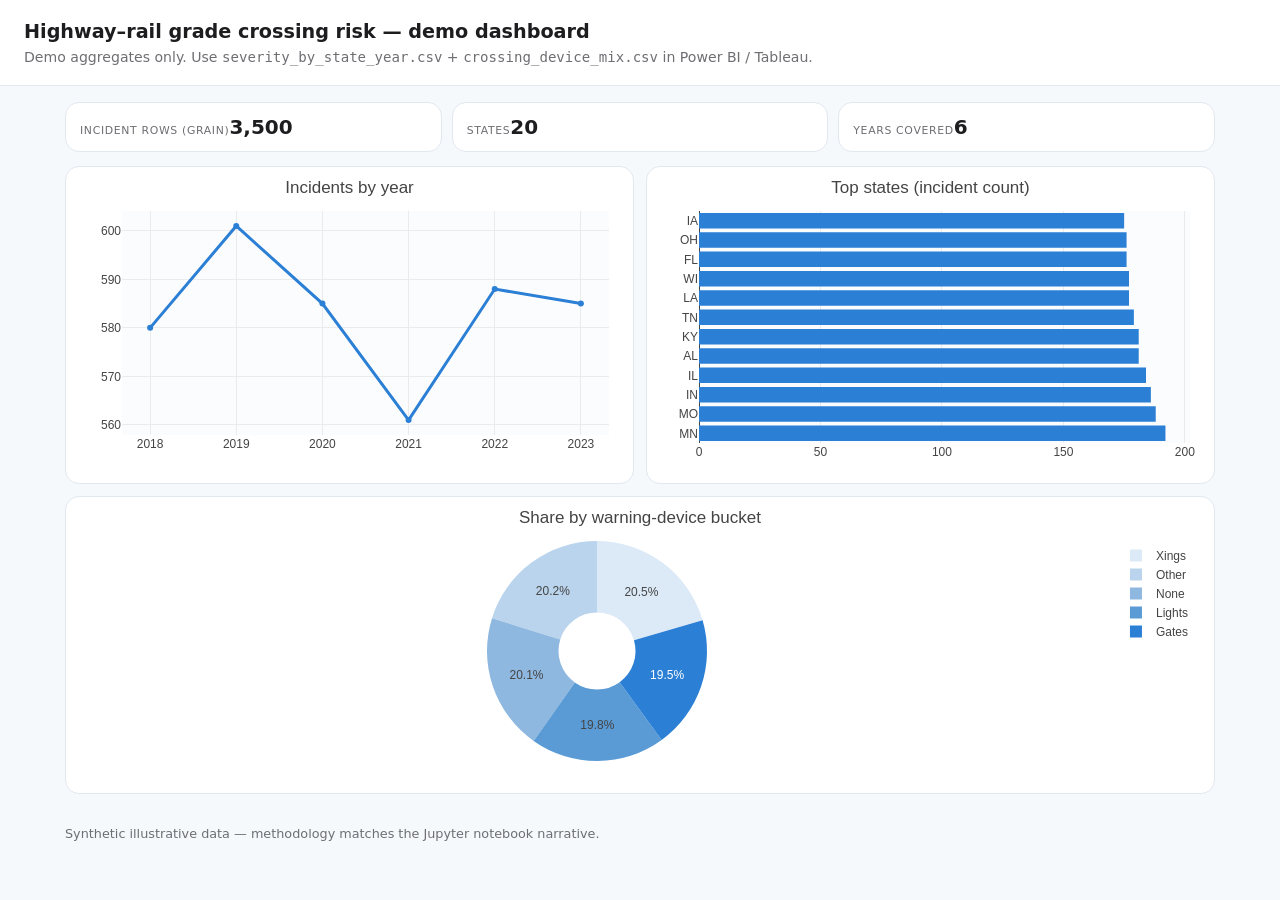
<file: labs/highway-rail-crossing/docs/dashboard.html>
<!DOCTYPE html>
<html lang="en">
<head>
<meta charset="utf-8"/>
<meta name="viewport" content="width=device-width, initial-scale=1"/>
<title>Rail-highway crossings — published dashboard</title>
<script src="https://cdn.plot.ly/plotly-2.27.0.min.js"></script>
<style>
body { font-family: system-ui, sans-serif; margin:0; background:#f5f9fc; color:#1d1d1f; }
header { padding:1.25rem 1.5rem; background:#fff; border-bottom:1px solid #e2e8f0; }
h1 { margin:0; font-size:1.2rem; }
.sub { color:#6e6e73; font-size:0.88rem; margin-top:0.35rem; }
main { max-width:1150px; margin:0 auto; padding:1rem 1.25rem 2rem; }
.kpis { display:grid; grid-template-columns:repeat(auto-fit,minmax(150px,1fr)); gap:10px; margin-bottom:14px; }
.kpi { background:#fff; border-radius:14px; padding:12px 14px; border:1px solid #e2e8f0; }
.kpi label { font-size:0.68rem; text-transform:uppercase; letter-spacing:0.06em; color:#6e6e73; }
.kpi strong { font-size:1.25rem; }
.grid2 { display:grid; gap:12px; }
@media(min-width:880px){ .grid2 { grid-template-columns:1fr 1fr; } }
.panel { background:#fff; border-radius:14px; padding:8px; border:1px solid #e2e8f0; min-height:300px; }
footer { font-size:0.8rem; color:#6e6e73; max-width:1150px; margin:0 auto; padding:0 1.25rem 2rem; }
</style>
</head>
<body>
<header>
  <h1>Highway–rail grade crossing risk — demo dashboard</h1>
  <div class="sub">Demo aggregates only. Use <code>severity_by_state_year.csv</code> + <code>crossing_device_mix.csv</code> in Power BI / Tableau.</div>
</header>
<main>
  <div class="kpis" id="k"></div>
  <div class="grid2">
    <div class="panel" id="p1"></div>
    <div class="panel" id="p2"></div>
  </div>
  <div class="panel" id="p3" style="margin-top:12px; min-height:280px;"></div>
</main>
<footer>Synthetic illustrative data — methodology matches the Jupyter notebook narrative.</footer>
<script>
const D = {"trend": [{"Year": 2018, "Incident_Count": 580}, {"Year": 2019, "Incident_Count": 601}, {"Year": 2020, "Incident_Count": 585}, {"Year": 2021, "Incident_Count": 561}, {"Year": 2022, "Incident_Count": 588}, {"Year": 2023, "Incident_Count": 585}], "top_states": [{"State": "MN", "Incident_Count": 192}, {"State": "MO", "Incident_Count": 188}, {"State": "IN", "Incident_Count": 186}, {"State": "IL", "Incident_Count": 184}, {"State": "AL", "Incident_Count": 181}, {"State": "KY", "Incident_Count": 181}, {"State": "TN", "Incident_Count": 179}, {"State": "LA", "Incident_Count": 177}, {"State": "WI", "Incident_Count": 177}, {"State": "FL", "Incident_Count": 176}, {"State": "OH", "Incident_Count": 176}, {"State": "IA", "Incident_Count": 175}], "devices": [{"Warning_Device": "Gates", "Incident_Count": 683, "share": 0.19514285714285715}, {"Warning_Device": "Lights", "Incident_Count": 692, "share": 0.1977142857142857}, {"Warning_Device": "None", "Incident_Count": 702, "share": 0.20057142857142857}, {"Warning_Device": "Other", "Incident_Count": 706, "share": 0.2017142857142857}, {"Warning_Device": "Xings", "Incident_Count": 717, "share": 0.20485714285714285}], "kpis": {"incidents": 3500, "states": 20, "years": 6}};
document.getElementById('k').innerHTML = `
  <div class="kpi"><label>Incident rows (grain)</label><strong>${D.kpis.incidents.toLocaleString()}</strong></div>
  <div class="kpi"><label>States</label><strong>${D.kpis.states}</strong></div>
  <div class="kpi"><label>Years covered</label><strong>${D.kpis.years}</strong></div>`;
Plotly.newPlot('p1', [{
  x: D.trend.map(r => r.Year),
  y: D.trend.map(r => r.Incident_Count),
  type:'scatter', mode:'lines+markers',
  line:{color:'#2b7fd4',width:3}
}], {
  title:'Incidents by year',
  margin:{t:36,b:40,l:48,r:16},
  paper_bgcolor:'rgba(0,0,0,0)', plot_bgcolor:'#fbfcfe'
}, {responsive:true});
Plotly.newPlot('p2', [{
  x: D.top_states.map(r => r.Incident_Count),
  y: D.top_states.map(r => r.State),
  type:'bar', orientation:'h',
  marker:{color:'#2b7fd4'}
}], {
  title:'Top states (incident count)',
  margin:{t:36,b:32,l:44,r:16},
  paper_bgcolor:'rgba(0,0,0,0)', plot_bgcolor:'#fbfcfe'
}, {responsive:true});
Plotly.newPlot('p3', [{
  labels: D.devices.map(r => r.Warning_Device),
  values: D.devices.map(r => r.Incident_Count),
  type:'pie',
  hole:0.35,
  marker:{colors:['#2b7fd4','#5a9bd5','#8fb8e0','#b9d4ec','#dceaf7']}
}], {
  title:'Share by warning-device bucket',
  margin:{t:36,b:24,l:24,r:24},
  paper_bgcolor:'rgba(0,0,0,0)'
}, {responsive:true});
</script>
</body>
</html>
</file>
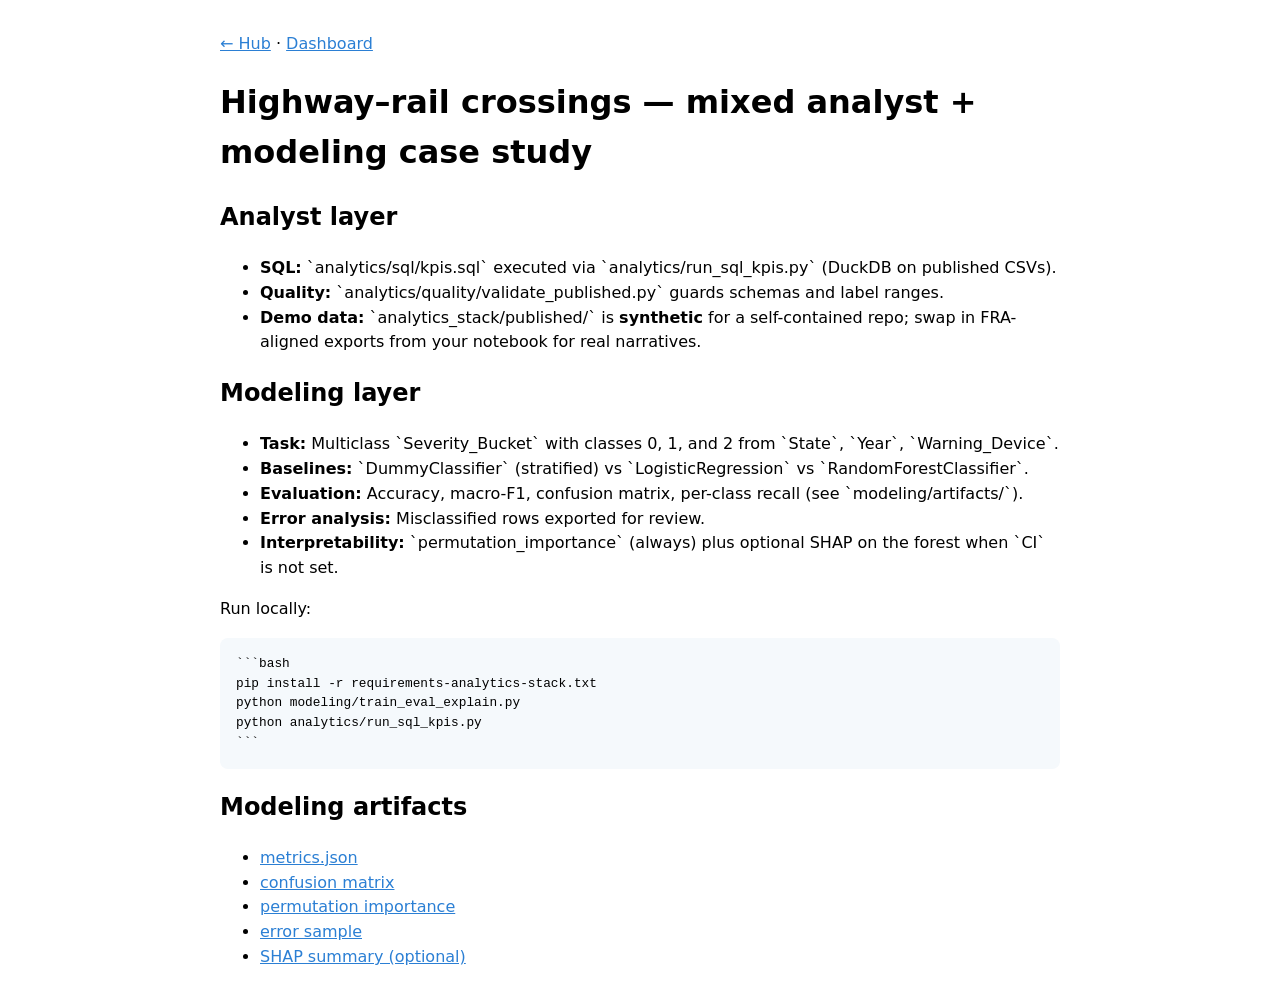
<file: labs/highway-rail-crossing/docs/report.html>
<!DOCTYPE html>
<html lang="en"><head><meta charset="utf-8"/>
<title>Highway crossings — report</title>
<style>
body { font-family: system-ui, sans-serif; max-width: 840px; margin: 2rem auto; padding: 0 1rem; line-height: 1.55; }
pre { background: #f5f9fc; padding: 1rem; overflow: auto; border-radius: 8px; font-size: 0.8rem; }
a { color: #2b7fd4; }
</style></head><body>
<p><a href="index.html">← Hub</a> · <a href="dashboard.html">Dashboard</a></p>
<h1>Highway–rail crossings — mixed analyst + modeling case study</h1>
<h2>Analyst layer</h2>
<ul><li><strong>SQL:</strong> `analytics/sql/kpis.sql` executed via `analytics/run_sql_kpis.py` (DuckDB on published CSVs).  </li><li><strong>Quality:</strong> `analytics/quality/validate_published.py` guards schemas and label ranges.  </li><li><strong>Demo data:</strong> `analytics_stack/published/` is <strong>synthetic</strong> for a self-contained repo; swap in FRA-aligned exports from your notebook for real narratives.</li></ul>
<h2>Modeling layer</h2>
<ul><li><strong>Task:</strong> Multiclass `Severity_Bucket` with classes 0, 1, and 2 from `State`, `Year`, `Warning_Device`.</li><li><strong>Baselines:</strong> `DummyClassifier` (stratified) vs `LogisticRegression` vs `RandomForestClassifier`.  </li><li><strong>Evaluation:</strong> Accuracy, macro-F1, confusion matrix, per-class recall (see `modeling/artifacts/`).  </li><li><strong>Error analysis:</strong> Misclassified rows exported for review.  </li><li><strong>Interpretability:</strong> `permutation_importance` (always) plus optional SHAP on the forest when `CI` is not set.</li></ul>
<p>Run locally:</p>
<pre>```bash
pip install -r requirements-analytics-stack.txt
python modeling/train_eval_explain.py
python analytics/run_sql_kpis.py
```
</pre><h2>Modeling artifacts</h2><ul><li><a href='../modeling/artifacts/metrics.json'>metrics.json</a></li><li><a href='../modeling/artifacts/confusion_matrix.png'>confusion matrix</a></li><li><a href='../modeling/artifacts/permutation_importance.png'>permutation importance</a></li><li><a href='../modeling/artifacts/error_sample.csv'>error sample</a></li><li><a href='../modeling/artifacts/shap_summary.png'>SHAP summary (optional)</a></li></ul>
</body></html>
</file>
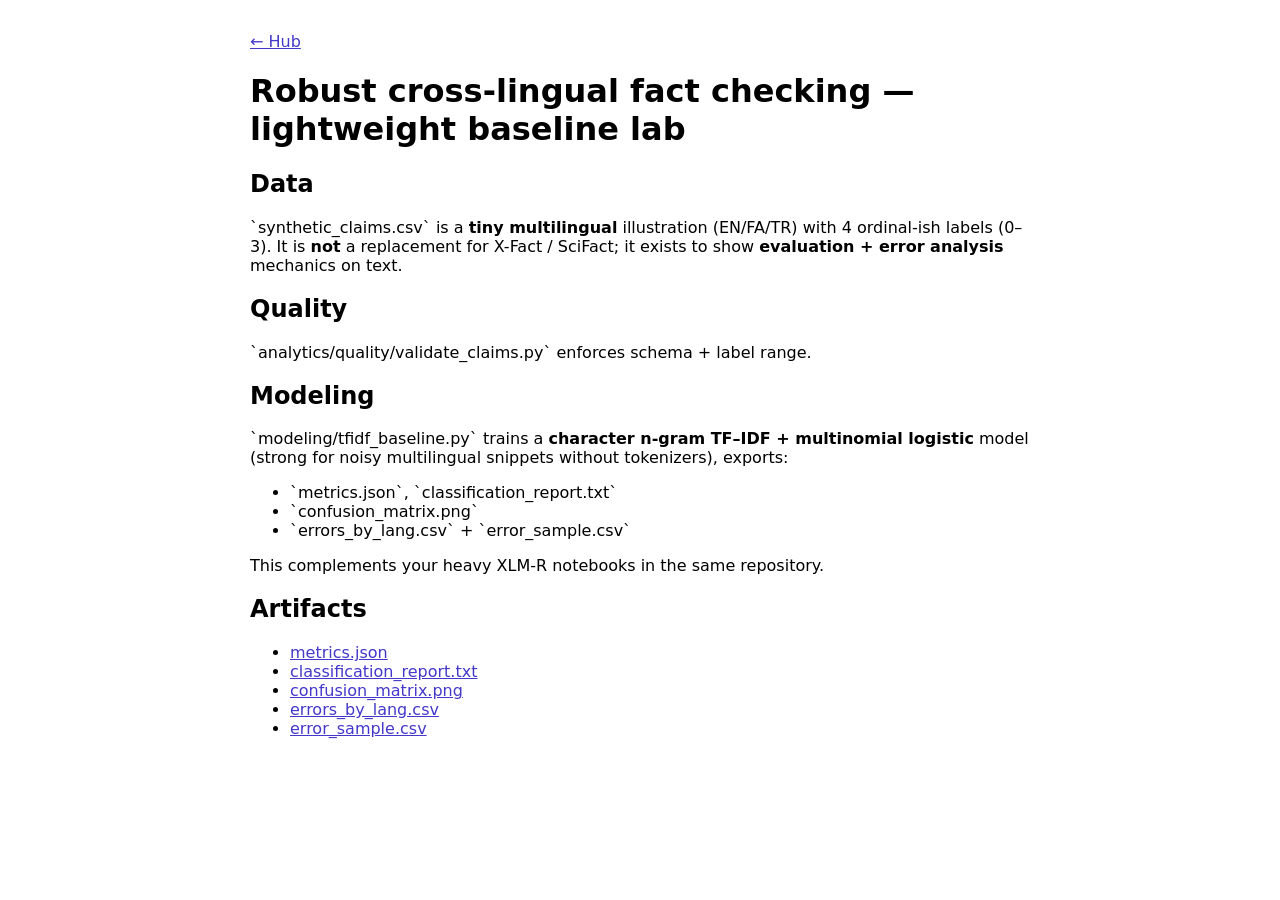
<file: labs/multilingual-fact-checking/docs/report.html>
<!DOCTYPE html><html lang="en"><head><meta charset="utf-8"/>
<title>Fact-check baseline report</title>
<style>body{font-family:system-ui;max-width:780px;margin:2rem auto;padding:0 1rem} a{color:#4338ca}</style></head><body>
<p><a href="index.html">← Hub</a></p>
<h1>Robust cross-lingual fact checking — lightweight baseline lab</h1>
<h2>Data</h2>
<p>`synthetic_claims.csv` is a <strong>tiny multilingual</strong> illustration (EN/FA/TR) with 4 ordinal-ish labels (0–3). It is <strong>not</strong> a replacement for X-Fact / SciFact; it exists to show <strong>evaluation + error analysis</strong> mechanics on text.</p>
<h2>Quality</h2>
<p>`analytics/quality/validate_claims.py` enforces schema + label range.</p>
<h2>Modeling</h2>
<p>`modeling/tfidf_baseline.py` trains a <strong>character n-gram TF–IDF + multinomial logistic</strong> model (strong for noisy multilingual snippets without tokenizers), exports:</p>
<ul><li>`metrics.json`, `classification_report.txt`  </li><li>`confusion_matrix.png`  </li><li>`errors_by_lang.csv` + `error_sample.csv`</li></ul>
<p>This complements your heavy XLM-R notebooks in the same repository.</p><h2>Artifacts</h2><ul><li><a href="../modeling/artifacts/metrics.json">metrics.json</a></li><li><a href="../modeling/artifacts/classification_report.txt">classification_report.txt</a></li><li><a href="../modeling/artifacts/confusion_matrix.png">confusion_matrix.png</a></li><li><a href="../modeling/artifacts/errors_by_lang.csv">errors_by_lang.csv</a></li><li><a href="../modeling/artifacts/error_sample.csv">error_sample.csv</a></li></ul>
</body></html>
</file>
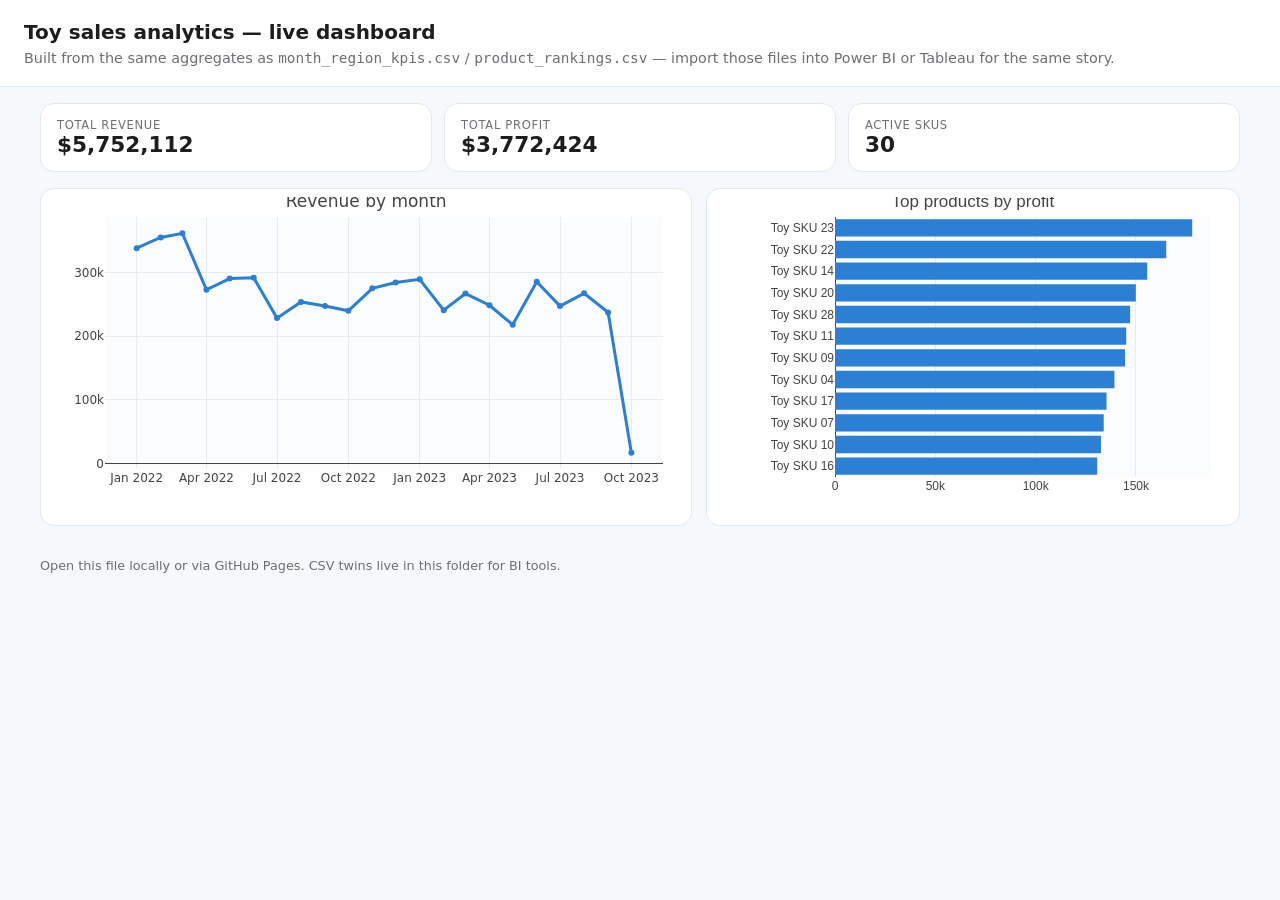
<file: labs/toy-sales-analytics/docs/dashboard.html>
<!DOCTYPE html>
<html lang="en">
<head>
  <meta charset="utf-8"/>
  <meta name="viewport" content="width=device-width, initial-scale=1"/>
  <title>Toy Sales — published dashboard</title>
  <script src="https://cdn.plot.ly/plotly-2.27.0.min.js"></script>
  <style>
    :root { --bg:#f5f9fc; --card:#fff; --accent:#2b7fd4; --text:#1d1d1f; --muted:#6e6e73; }
    body { font-family: system-ui, sans-serif; margin:0; background:var(--bg); color:var(--text); }
    header { padding:1.25rem 1.5rem; background:var(--card); border-bottom:1px solid #e2e8f0; }
    h1 { margin:0; font-size:1.25rem; }
    .sub { color:var(--muted); font-size:0.9rem; margin-top:0.35rem; }
    main { padding:1rem 1.25rem 2rem; max-width:1200px; margin:0 auto; }
    .kpis { display:grid; grid-template-columns:repeat(auto-fit,minmax(160px,1fr)); gap:12px; margin-bottom:16px; }
    .kpi { background:var(--card); border-radius:14px; padding:14px 16px; border:1px solid #e2e8f0; }
    .kpi label { display:block; font-size:0.72rem; text-transform:uppercase; letter-spacing:0.06em; color:var(--muted); }
    .kpi strong { font-size:1.35rem; }
    .grid2 { display:grid; grid-template-columns:1fr; gap:14px; }
    @media(min-width:900px){ .grid2 { grid-template-columns:1.1fr 0.9fr; } }
    .panel { background:var(--card); border-radius:14px; padding:8px; border:1px solid #e2e8f0; min-height:320px; }
    footer { font-size:0.8rem; color:var(--muted); padding:0 1.25rem 2rem; max-width:1200px; margin:0 auto; }
    a { color:var(--accent); }
  </style>
</head>
<body>
  <header>
    <h1>Toy sales analytics — live dashboard</h1>
    <div class="sub">Built from the same aggregates as <code>month_region_kpis.csv</code> / <code>product_rankings.csv</code> — import those files into Power BI or Tableau for the same story.</div>
  </header>
  <main>
    <div class="kpis" id="kpiRow"></div>
    <div class="grid2">
      <div class="panel" id="lineChart"></div>
      <div class="panel" id="barChart"></div>
    </div>
  </main>
  <footer>
    Open this file locally or via GitHub Pages. CSV twins live in this folder for BI tools.
  </footer>
  <script>
    const DATA = {"months": [{"Year": 2022, "Month": 1, "Revenue": 337796.83999999997, "label": "2022-01"}, {"Year": 2022, "Month": 2, "Revenue": 354608.98, "label": "2022-02"}, {"Year": 2022, "Month": 3, "Revenue": 361048.41, "label": "2022-03"}, {"Year": 2022, "Month": 4, "Revenue": 272603.29000000004, "label": "2022-04"}, {"Year": 2022, "Month": 5, "Revenue": 290140.41000000003, "label": "2022-05"}, {"Year": 2022, "Month": 6, "Revenue": 291341.95, "label": "2022-06"}, {"Year": 2022, "Month": 7, "Revenue": 228255.55, "label": "2022-07"}, {"Year": 2022, "Month": 8, "Revenue": 253593.93, "label": "2022-08"}, {"Year": 2022, "Month": 9, "Revenue": 247089.86, "label": "2022-09"}, {"Year": 2022, "Month": 10, "Revenue": 239751.4, "label": "2022-10"}, {"Year": 2022, "Month": 11, "Revenue": 274997.78, "label": "2022-11"}, {"Year": 2022, "Month": 12, "Revenue": 283951.6, "label": "2022-12"}, {"Year": 2023, "Month": 1, "Revenue": 289176.97, "label": "2023-01"}, {"Year": 2023, "Month": 2, "Revenue": 240754.97, "label": "2023-02"}, {"Year": 2023, "Month": 3, "Revenue": 266664.92, "label": "2023-03"}, {"Year": 2023, "Month": 4, "Revenue": 248389.59000000003, "label": "2023-04"}, {"Year": 2023, "Month": 5, "Revenue": 217798.47999999998, "label": "2023-05"}, {"Year": 2023, "Month": 6, "Revenue": 285229.83, "label": "2023-06"}, {"Year": 2023, "Month": 7, "Revenue": 247192.56, "label": "2023-07"}, {"Year": 2023, "Month": 8, "Revenue": 267039.02, "label": "2023-08"}, {"Year": 2023, "Month": 9, "Revenue": 237188.9, "label": "2023-09"}, {"Year": 2023, "Month": 10, "Revenue": 17496.63, "label": "2023-10"}], "by_region_month": [{"Year": 2022, "Month": 1, "Region": "A", "Revenue": 108422.9, "Profit": 69191.3, "Units_Sold": 4368}, {"Year": 2022, "Month": 1, "Region": "B", "Revenue": 107487.18, "Profit": 69753.04000000001, "Units_Sold": 4285}, {"Year": 2022, "Month": 1, "Region": "C", "Revenue": 121886.76, "Profit": 76987.34, "Units_Sold": 5064}, {"Year": 2022, "Month": 2, "Region": "A", "Revenue": 148656.6, "Profit": 108390.26, "Units_Sold": 5485}, {"Year": 2022, "Month": 2, "Region": "B", "Revenue": 126763.81, "Profit": 84599.16, "Units_Sold": 4982}, {"Year": 2022, "Month": 2, "Region": "C", "Revenue": 79188.57, "Profit": 54603.26, "Units_Sold": 3034}, {"Year": 2022, "Month": 3, "Region": "A", "Revenue": 92023.98, "Profit": 60182.03, "Units_Sold": 3846}, {"Year": 2022, "Month": 3, "Region": "B", "Revenue": 141671.91999999998, "Profit": 96599.87, "Units_Sold": 5271}, {"Year": 2022, "Month": 3, "Region": "C", "Revenue": 127352.51, "Profit": 84435.97, "Units_Sold": 4681}, {"Year": 2022, "Month": 4, "Region": "A", "Revenue": 108717.58, "Profit": 77179.26, "Units_Sold": 3827}, {"Year": 2022, "Month": 4, "Region": "B", "Revenue": 65361.78, "Profit": 42203.44, "Units_Sold": 2590}, {"Year": 2022, "Month": 4, "Region": "C", "Revenue": 98523.93000000001, "Profit": 66218.95999999999, "Units_Sold": 3565}, {"Year": 2022, "Month": 5, "Region": "A", "Revenue": 117335.5, "Profit": 77426.31999999999, "Units_Sold": 4482}, {"Year": 2022, "Month": 5, "Region": "B", "Revenue": 102828.81, "Profit": 68927.13, "Units_Sold": 4126}, {"Year": 2022, "Month": 5, "Region": "C", "Revenue": 69976.1, "Profit": 47010.5, "Units_Sold": 2749}, {"Year": 2022, "Month": 6, "Region": "A", "Revenue": 69902.25, "Profit": 47400.24, "Units_Sold": 2784}, {"Year": 2022, "Month": 6, "Region": "B", "Revenue": 112734.89, "Profit": 78023.93, "Units_Sold": 4172}, {"Year": 2022, "Month": 6, "Region": "C", "Revenue": 108704.81, "Profit": 73446.58, "Units_Sold": 4207}, {"Year": 2022, "Month": 7, "Region": "A", "Revenue": 66408.33, "Profit": 44091.259999999995, "Units_Sold": 2704}, {"Year": 2022, "Month": 7, "Region": "B", "Revenue": 84195.93, "Profit": 55839.5, "Units_Sold": 3506}, {"Year": 2022, "Month": 7, "Region": "C", "Revenue": 77651.29000000001, "Profit": 46791.07, "Units_Sold": 3402}, {"Year": 2022, "Month": 8, "Region": "A", "Revenue": 119282.93, "Profit": 76865.51, "Units_Sold": 4951}, {"Year": 2022, "Month": 8, "Region": "B", "Revenue": 66809.45, "Profit": 41795.88, "Units_Sold": 2868}, {"Year": 2022, "Month": 8, "Region": "C", "Revenue": 67501.55, "Profit": 42726.99, "Units_Sold": 2903}, {"Year": 2022, "Month": 9, "Region": "A", "Revenue": 121407.41, "Profit": 81029.59, "Units_Sold": 4621}, {"Year": 2022, "Month": 9, "Region": "B", "Revenue": 68907.26, "Profit": 42445.99, "Units_Sold": 2670}, {"Year": 2022, "Month": 9, "Region": "C", "Revenue": 56775.19, "Profit": 39055.74, "Units_Sold": 2095}, {"Year": 2022, "Month": 10, "Region": "A", "Revenue": 89963.76000000001, "Profit": 54102.780000000006, "Units_Sold": 3787}, {"Year": 2022, "Month": 10, "Region": "B", "Revenue": 93255.59999999999, "Profit": 63019.13, "Units_Sold": 3810}, {"Year": 2022, "Month": 10, "Region": "C", "Revenue": 56532.04, "Profit": 36948.4, "Units_Sold": 2029}, {"Year": 2022, "Month": 11, "Region": "A", "Revenue": 88564.14, "Profit": 65449.25, "Units_Sold": 3121}, {"Year": 2022, "Month": 11, "Region": "B", "Revenue": 97538.91, "Profit": 69015.74, "Units_Sold": 3351}, {"Year": 2022, "Month": 11, "Region": "C", "Revenue": 88894.73, "Profit": 58343.34, "Units_Sold": 3355}, {"Year": 2022, "Month": 12, "Region": "A", "Revenue": 72506.29, "Profit": 49772.97, "Units_Sold": 2855}, {"Year": 2022, "Month": 12, "Region": "B", "Revenue": 100028.32, "Profit": 63665.229999999996, "Units_Sold": 3832}, {"Year": 2022, "Month": 12, "Region": "C", "Revenue": 111416.99, "Profit": 74482.31, "Units_Sold": 4123}, {"Year": 2023, "Month": 1, "Region": "A", "Revenue": 76099.33, "Profit": 51297.82, "Units_Sold": 2910}, {"Year": 2023, "Month": 1, "Region": "B", "Revenue": 100984.76, "Profit": 63381.71, "Units_Sold": 3924}, {"Year": 2023, "Month": 1, "Region": "C", "Revenue": 112092.88, "Profit": 73211.0, "Units_Sold": 4588}, {"Year": 2023, "Month": 2, "Region": "A", "Revenue": 98971.38, "Profit": 62969.25, "Units_Sold": 3974}, {"Year": 2023, "Month": 2, "Region": "B", "Revenue": 65761.34999999999, "Profit": 41050.53, "Units_Sold": 2814}, {"Year": 2023, "Month": 2, "Region": "C", "Revenue": 76022.24, "Profit": 47828.18, "Units_Sold": 3254}, {"Year": 2023, "Month": 3, "Region": "A", "Revenue": 80951.01, "Profit": 51164.87, "Units_Sold": 3356}, {"Year": 2023, "Month": 3, "Region": "B", "Revenue": 115915.77, "Profit": 74478.93, "Units_Sold": 4282}, {"Year": 2023, "Month": 3, "Region": "C", "Revenue": 69798.14, "Profit": 42476.73, "Units_Sold": 2984}, {"Year": 2023, "Month": 4, "Region": "A", "Revenue": 91686.52, "Profit": 58713.39, "Units_Sold": 3683}, {"Year": 2023, "Month": 4, "Region": "B", "Revenue": 90832.13, "Profit": 63761.32, "Units_Sold": 3385}, {"Year": 2023, "Month": 4, "Region": "C", "Revenue": 65870.94, "Profit": 41603.4, "Units_Sold": 2662}, {"Year": 2023, "Month": 5, "Region": "A", "Revenue": 61752.25, "Profit": 39567.5, "Units_Sold": 2670}, {"Year": 2023, "Month": 5, "Region": "B", "Revenue": 89553.64, "Profit": 54346.270000000004, "Units_Sold": 3990}, {"Year": 2023, "Month": 5, "Region": "C", "Revenue": 66492.59, "Profit": 39700.32, "Units_Sold": 3083}, {"Year": 2023, "Month": 6, "Region": "A", "Revenue": 73086.19, "Profit": 49860.01, "Units_Sold": 2861}, {"Year": 2023, "Month": 6, "Region": "B", "Revenue": 96345.86, "Profit": 60683.35, "Units_Sold": 3880}, {"Year": 2023, "Month": 6, "Region": "C", "Revenue": 115797.78, "Profit": 78538.81999999999, "Units_Sold": 4246}, {"Year": 2023, "Month": 7, "Region": "A", "Revenue": 70223.90000000001, "Profit": 43901.21, "Units_Sold": 3176}, {"Year": 2023, "Month": 7, "Region": "B", "Revenue": 97510.12, "Profit": 64333.659999999996, "Units_Sold": 3981}, {"Year": 2023, "Month": 7, "Region": "C", "Revenue": 79458.54000000001, "Profit": 49733.14, "Units_Sold": 3367}, {"Year": 2023, "Month": 8, "Region": "A", "Revenue": 71348.68, "Profit": 48438.92999999999, "Units_Sold": 2964}, {"Year": 2023, "Month": 8, "Region": "B", "Revenue": 88748.01, "Profit": 57177.24, "Units_Sold": 3225}, {"Year": 2023, "Month": 8, "Region": "C", "Revenue": 106942.33, "Profit": 67153.63, "Units_Sold": 4385}, {"Year": 2023, "Month": 9, "Region": "A", "Revenue": 90420.37, "Profit": 56831.78999999999, "Units_Sold": 3945}, {"Year": 2023, "Month": 9, "Region": "B", "Revenue": 76329.34, "Profit": 45024.18, "Units_Sold": 3256}, {"Year": 2023, "Month": 9, "Region": "C", "Revenue": 70439.19, "Profit": 47635.090000000004, "Units_Sold": 2626}, {"Year": 2023, "Month": 10, "Region": "A", "Revenue": 5500.2, "Profit": 3363.98, "Units_Sold": 206}, {"Year": 2023, "Month": 10, "Region": "B", "Revenue": 4967.1, "Profit": 2898.9800000000005, "Units_Sold": 202}, {"Year": 2023, "Month": 10, "Region": "C", "Revenue": 7029.33, "Profit": 3279.78, "Units_Sold": 329}], "products": [{"Product": "Toy SKU 23", "Revenue": 263598.18, "Profit": 178018.09, "Units_Sold": 9353, "margin_pct": 0.6753388433865515}, {"Product": "Toy SKU 22", "Revenue": 247892.99000000002, "Profit": 165081.0, "Units_Sold": 9782, "margin_pct": 0.6659365397948526}, {"Product": "Toy SKU 14", "Revenue": 249040.99, "Profit": 155590.85, "Units_Sold": 10579, "margin_pct": 0.6247600043671526}, {"Product": "Toy SKU 20", "Revenue": 227092.01, "Profit": 149922.87, "Units_Sold": 9061, "margin_pct": 0.6601855785238767}, {"Product": "Toy SKU 28", "Revenue": 212111.19, "Profit": 147073.51, "Units_Sold": 8020, "margin_pct": 0.693379307334045}, {"Product": "Toy SKU 11", "Revenue": 228631.17, "Profit": 145137.2, "Units_Sold": 9519, "margin_pct": 0.6348093306787522}, {"Product": "Toy SKU 09", "Revenue": 219456.73, "Profit": 144542.54, "Units_Sold": 8905, "margin_pct": 0.658637992099855}, {"Product": "Toy SKU 04", "Revenue": 200766.13, "Profit": 139264.19, "Units_Sold": 7425, "margin_pct": 0.6936637668913577}, {"Product": "Toy SKU 17", "Revenue": 193594.86000000002, "Profit": 135306.5, "Units_Sold": 7004, "margin_pct": 0.6989157666685984}, {"Product": "Toy SKU 07", "Revenue": 197110.71, "Profit": 133923.75, "Units_Sold": 7548, "margin_pct": 0.6794341616444891}, {"Product": "Toy SKU 10", "Revenue": 209841.11000000002, "Profit": 132547.99, "Units_Sold": 8523, "margin_pct": 0.6316588298641767}, {"Product": "Toy SKU 16", "Revenue": 188999.49, "Profit": 130664.42, "Units_Sold": 7312, "margin_pct": 0.6913480031083682}], "kpis": {"revenue": 5752111.869999999, "profit": 3772424.28, "skus": 30}};

    const fmt = (n) => new Intl.NumberFormat(undefined, { style: 'currency', currency: 'USD', maximumFractionDigits: 0 }).format(n);
    document.getElementById('kpiRow').innerHTML = `
      <div class="kpi"><label>Total revenue</label><strong>${fmt(DATA.kpis.revenue)}</strong></div>
      <div class="kpi"><label>Total profit</label><strong>${fmt(DATA.kpis.profit)}</strong></div>
      <div class="kpi"><label>Active SKUs</label><strong>${DATA.kpis.skus}</strong></div>
    `;

    const t = DATA.months;
    Plotly.newPlot('lineChart', [{
      x: t.map(d => d.label),
      y: t.map(d => d.Revenue),
      type: 'scatter',
      mode: 'lines+markers',
      line: { color: '#2b7fd4', width: 3 },
      name: 'Revenue'
    }], {
      margin: { t: 20, r: 20, b: 48, l: 56 },
      title: 'Revenue by month',
      paper_bgcolor: 'rgba(0,0,0,0)',
      plot_bgcolor: '#fbfcfe',
      font: { family: 'system-ui, sans-serif' }
    }, { responsive: true });

    const p = DATA.products;
    Plotly.newPlot('barChart', [{
      y: p.map(r => r.Product).reverse(),
      x: p.map(r => r.Profit).reverse(),
      type: 'bar',
      orientation: 'h',
      marker: { color: '#2b7fd4' }
    }], {
      margin: { t: 20, r: 20, b: 40, l: 120 },
      title: 'Top products by profit',
      paper_bgcolor: 'rgba(0,0,0,0)',
      plot_bgcolor: '#fbfcfe'
    }, { responsive: true });
  </script>
</body>
</html>
</file>
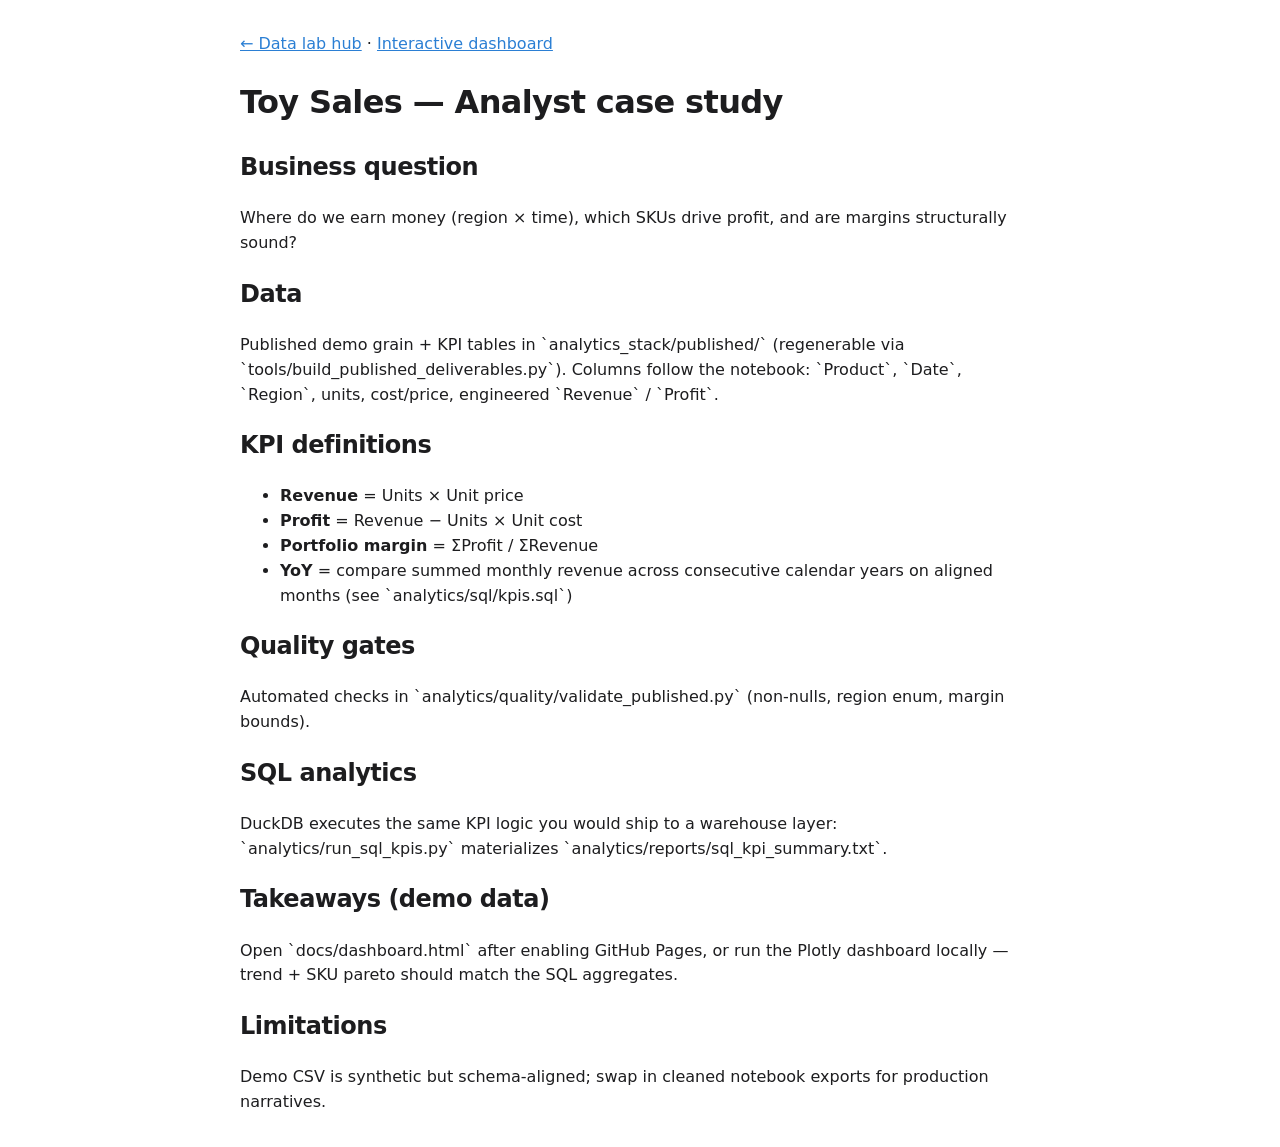
<file: labs/toy-sales-analytics/docs/report.html>
<!DOCTYPE html>
<html lang="en"><head>
<meta charset="utf-8"/><meta name="viewport" content="width=device-width,initial-scale=1"/>
<title>Toy Sales — Analyst report</title>
<style>
body { font-family: system-ui, sans-serif; max-width: 800px; margin: 2rem auto; padding: 0 1rem; line-height: 1.55; color: #1d1d1f; }
pre { background: #f5f9fc; padding: 1rem; overflow: auto; border-radius: 8px; border: 1px solid #e2e8f0; font-size: 0.85rem; }
a { color: #2b7fd4; }
h1, h2 { letter-spacing: -0.02em; }
</style></head><body>
<p><a href="index.html">← Data lab hub</a> · <a href="dashboard.html">Interactive dashboard</a></p>
<h1>Toy Sales — Analyst case study</h1>
<h2>Business question</h2>
<p>Where do we earn money (region × time), which SKUs drive profit, and are margins structurally sound?</p>
<h2>Data</h2>
<p>Published demo grain + KPI tables in `analytics_stack/published/` (regenerable via `tools/build_published_deliverables.py`). Columns follow the notebook: `Product`, `Date`, `Region`, units, cost/price, engineered `Revenue` / `Profit`.</p>
<h2>KPI definitions</h2>
<ul><li><strong>Revenue</strong> = Units × Unit price  </li><li><strong>Profit</strong> = Revenue − Units × Unit cost  </li><li><strong>Portfolio margin</strong> = ΣProfit / ΣRevenue  </li><li><strong>YoY</strong> = compare summed monthly revenue across consecutive calendar years on aligned months (see `analytics/sql/kpis.sql`)</li></ul>
<h2>Quality gates</h2>
<p>Automated checks in `analytics/quality/validate_published.py` (non-nulls, region enum, margin bounds).</p>
<h2>SQL analytics</h2>
<p>DuckDB executes the same KPI logic you would ship to a warehouse layer: `analytics/run_sql_kpis.py` materializes `analytics/reports/sql_kpi_summary.txt`.</p>
<h2>Takeaways (demo data)</h2>
<p>Open `docs/dashboard.html` after enabling GitHub Pages, or run the Plotly dashboard locally — trend + SKU pareto should match the SQL aggregates.</p>
<h2>Limitations</h2>
<p>Demo CSV is synthetic but schema-aligned; swap in cleaned notebook exports for production narratives.</p>
</body></html>
</file>
<file: css/style.css>
/* Portfolio — layout inspired by github.com/tianw52/tianw52.github.io, palette: light blue + white */
:root {
  --bg: #f5f9fc;
  --panel: #ffffff;
  --text: #1d1d1f;
  --muted: #6e6e73;
  --accent: #2b7fd4;
  --accent-soft: rgba(43, 127, 212, 0.1);
  --border: #e2e8f0;
  --shadow: 0 15px 40px rgba(30, 58, 95, 0.08);
  --radius: 18px;
  --radius-sm: 14px;
}

*,
*::before,
*::after {
  box-sizing: border-box;
}

html {
  scroll-behavior: smooth;
}

body {
  margin: 0;
  min-height: 100vh;
  font-family: "SF Pro Display", "SF Pro Text", -apple-system, BlinkMacSystemFont, "Segoe UI", Roboto, sans-serif;
  font-size: 17px;
  line-height: 1.55;
  color: var(--text);
  background: radial-gradient(circle at 15% 10%, #ffffff 0%, #f0f7fd 42%, #e8f2fa 100%);
  overflow-x: hidden;
  -webkit-font-smoothing: antialiased;
}

a {
  color: var(--accent);
  text-decoration: none;
  font-weight: 500;
}

a:hover {
  text-decoration: underline;
}

.shell {
  width: min(1120px, 92vw);
  margin: 0 auto;
}

/* Sticky blur header — tianw52 style */
.site-header {
  display: flex;
  align-items: center;
  justify-content: space-between;
  flex-wrap: wrap;
  gap: 10px;
  padding: 22px 0 12px;
  position: sticky;
  top: 0;
  z-index: 20;
  background: linear-gradient(180deg, rgba(245, 249, 252, 0.96) 65%, rgba(245, 249, 252, 0));
  backdrop-filter: blur(12px);
  -webkit-backdrop-filter: blur(12px);
}

.site-header .brand {
  font-weight: 600;
  letter-spacing: -0.02em;
  font-size: 18px;
  color: var(--text);
}

.site-header .brand:hover {
  color: var(--accent);
  text-decoration: none;
}

.nav-links {
  display: flex;
  flex-wrap: wrap;
  gap: 2px;
}

.nav-links a {
  color: var(--text);
  text-decoration: none;
  font-weight: 500;
  font-size: 15px;
  padding: 8px 12px;
  border-radius: 12px;
  transition: background 0.2s ease, color 0.2s ease;
}

.nav-links a:hover {
  color: var(--accent);
  background: var(--accent-soft);
  text-decoration: none;
}

main {
  display: flex;
  flex-direction: column;
  gap: 22px;
  padding-bottom: 72px;
}

/* Hero */
.hero {
  display: grid;
  grid-template-columns: 200px 1fr;
  gap: 2rem;
  align-items: start;
  padding: 8px 0 8px;
}

@media (max-width: 720px) {
  .hero {
    grid-template-columns: 1fr;
    text-align: center;
  }

  .hero-photo-wrap {
    margin: 0 auto;
  }

  .hero-meta {
    justify-content: center;
  }
}

.hero-photo-wrap {
  position: relative;
}

.hero-photo {
  width: 100%;
  max-width: 200px;
  aspect-ratio: 5 / 6;
  object-fit: cover;
  border-radius: var(--radius-sm);
  box-shadow: var(--shadow);
  border: 1px solid var(--border);
  background: var(--panel);
}

.hero-photo.is-placeholder {
  object-fit: contain;
}

.hero h1 {
  margin: 0 0 6px;
  font-size: clamp(1.75rem, 3.5vw, 2.35rem);
  font-weight: 600;
  letter-spacing: -0.02em;
  line-height: 1.15;
}

.hero .tagline {
  margin: 0 0 12px;
  font-size: 18px;
  color: var(--muted);
  line-height: 1.45;
}

.hero .lead {
  margin: 0 0 16px;
  color: var(--muted);
  font-size: 17px;
  line-height: 1.6;
  max-width: 58ch;
}

.hero-meta {
  display: flex;
  align-items: center;
  justify-content: space-between;
  flex-wrap: wrap;
  gap: 12px;
  margin-bottom: 12px;
}

.hero .pill-row {
  display: flex;
  gap: 8px;
  flex-wrap: wrap;
}

.hero .pill {
  background: #f0f6fc;
  border: 1px solid var(--border);
  padding: 7px 12px;
  border-radius: 999px;
  color: var(--text);
  font-weight: 500;
  font-size: 14px;
}

.about-links {
  display: flex;
  align-items: center;
  gap: 10px;
  flex-shrink: 0;
}

.about-links a {
  display: inline-flex;
  align-items: center;
  justify-content: center;
  width: 40px;
  height: 40px;
  padding: 0;
  border: 1px solid var(--border);
  border-radius: 12px;
  background: var(--panel);
  color: var(--text);
  transition: transform 0.15s ease, box-shadow 0.15s ease, color 0.15s ease;
}

.about-links a:hover {
  transform: translateY(-2px);
  box-shadow: 0 8px 20px rgba(43, 127, 212, 0.12);
  color: var(--accent);
  text-decoration: none;
}

.about-links a svg {
  display: block;
}

.about-links a.about-links__scholar {
  width: 52px;
  height: 52px;
  border-radius: 14px;
}

.about-links a.about-links__scholar svg {
  width: 30px;
  height: 30px;
}

.hero .location {
  font-size: 15px;
  color: var(--muted);
  margin: 0;
}

/* Panels */
.panel {
  background: var(--panel);
  border: 1px solid var(--border);
  border-radius: var(--radius);
  padding: 28px 32px;
  box-shadow: var(--shadow);
}

.panel__header {
  display: flex;
  justify-content: space-between;
  align-items: baseline;
  gap: 12px;
  flex-wrap: wrap;
  margin-bottom: 4px;
}

.eyebrow {
  text-transform: uppercase;
  letter-spacing: 0.12em;
  font-size: 13px;
  color: var(--muted);
  margin: 0 0 8px;
  font-weight: 600;
}

.panel h2 {
  margin: 0 0 12px;
  font-size: 1.5rem;
  font-weight: 600;
  letter-spacing: -0.02em;
}

.lede {
  font-size: 17px;
  line-height: 1.65;
  color: var(--muted);
  margin: 0 0 14px;
}

.panel p {
  margin: 0 0 14px;
  color: var(--muted);
  font-size: 17px;
  line-height: 1.65;
}

.panel p:last-child {
  margin-bottom: 0;
}

.panel strong {
  color: var(--text);
  font-weight: 600;
}

.section-bar {
  width: 100%;
  height: 4px;
  background: linear-gradient(90deg, rgba(43, 127, 212, 0.45), rgba(43, 127, 212, 0.15), rgba(43, 127, 212, 0.45));
  border-radius: 999px;
  margin-top: 18px;
  opacity: 0.95;
}

/* Timeline / jobs with logos */
.timeline {
  display: grid;
  gap: 14px;
}

.timeline__item {
  display: grid;
  grid-template-columns: 76px 1fr;
  gap: 14px 16px;
  align-items: start;
  padding: 16px 16px;
  border-radius: var(--radius-sm);
  border: 1px solid var(--border);
  background: #fbfcfe;
}

.timeline__logo {
  width: 76px;
  height: 76px;
  border-radius: 12px;
  border: 1px solid var(--border);
  background: var(--panel);
  display: flex;
  align-items: center;
  justify-content: center;
  overflow: hidden;
  flex-shrink: 0;
}

.timeline__logo img {
  width: 100%;
  height: 100%;
  object-fit: contain;
  padding: 3px;
}

.timeline__body {
  min-width: 0;
}

.timeline__body .role-line {
  display: flex;
  align-items: baseline;
  gap: 10px;
  flex-wrap: wrap;
  justify-content: space-between;
  margin-bottom: 4px;
}

.timeline__body .when {
  margin: 0;
  font-size: 14px;
  letter-spacing: 0.03em;
  color: var(--muted);
  font-weight: 500;
}

.job-location {
  color: var(--muted);
  font-size: 14px;
  white-space: nowrap;
}

.timeline__body h3 {
  margin: 0 0 4px;
  font-size: 17px;
  font-weight: 600;
  line-height: 1.25;
}

.timeline__body .role-title {
  margin: 0 0 10px;
  font-size: 15px;
  color: var(--muted);
}

.timeline__body ul {
  margin: 0;
  padding-left: 1.15rem;
  color: var(--muted);
  font-size: 15px;
  line-height: 1.55;
}

.timeline__body li {
  margin-bottom: 6px;
}

.timeline__body li:last-child {
  margin-bottom: 0;
}

/* Project cards — horizontal scroll like tianw52 */
.panel__header + .projects-scroll-wrap {
  margin-top: 8px;
}

.projects-scroll {
  display: flex;
  gap: 12px;
  overflow-x: auto;
  padding: 4px 4px 12px;
  margin: 0 -8px;
  padding-left: 8px;
  padding-right: 8px;
  scroll-snap-type: x mandatory;
}

.projects-scroll::-webkit-scrollbar {
  height: 10px;
}

.projects-scroll::-webkit-scrollbar-track {
  background: #eef4fa;
  border-radius: 999px;
}

.projects-scroll::-webkit-scrollbar-thumb {
  background: rgba(43, 127, 212, 0.25);
  border-radius: 999px;
}

.card {
  background: #fbfcfe;
  border: 1px solid var(--border);
  border-radius: var(--radius-sm);
  padding: 16px;
  display: flex;
  flex-direction: column;
  gap: 10px;
  transition: transform 0.25s ease, box-shadow 0.25s ease;
  min-width: 300px;
  flex: 0 0 300px;
  scroll-snap-align: start;
}

.card:hover {
  transform: translateY(-5px);
  box-shadow: 0 18px 32px rgba(30, 58, 95, 0.1);
}

.card__header {
  display: flex;
  align-items: baseline;
  justify-content: space-between;
  gap: 10px;
}

.card__header h3 {
  margin: 0;
  flex: 1;
  font-size: 16px;
  font-weight: 600;
  line-height: 1.25;
}

.card .year {
  color: var(--muted);
  font-size: 13px;
  letter-spacing: 0.04em;
  white-space: nowrap;
}

.card p {
  margin: 0;
  color: var(--muted);
  font-size: 14px;
  line-height: 1.45;
}

.card .card-links {
  margin-top: auto;
  font-size: 13px;
}

.card .card-links a {
  font-weight: 600;
}

.tags {
  display: flex;
  gap: 6px;
  flex-wrap: wrap;
  margin-top: 4px;
}

.tags span {
  background: var(--accent-soft);
  color: var(--accent);
  padding: 5px 9px;
  border-radius: 999px;
  font-size: 12px;
  font-weight: 600;
  border: 1px solid rgba(43, 127, 212, 0.15);
}

/* Publications */
.pub-list {
  list-style: none;
  margin: 0;
  padding: 0;
  display: flex;
  flex-direction: column;
  gap: 14px;
}

.pub-item {
  margin: 0;
  padding: 16px 16px 16px 18px;
  border-radius: var(--radius-sm);
  border: 1px solid var(--border);
  background: #fbfcfe;
  border-left: 3px solid var(--accent);
}

.pub-title {
  margin: 0 0 8px;
  font-size: 1.05rem;
  font-weight: 600;
  line-height: 1.35;
  letter-spacing: -0.02em;
}

.pub-title a {
  color: var(--text);
  text-decoration: none;
}

.pub-title a:hover {
  color: var(--accent);
  text-decoration: underline;
}

.pub-meta {
  margin: 0 0 6px;
  font-size: 15px;
  color: var(--muted);
}

.pub-authors {
  color: var(--text);
  font-weight: 500;
}

.pub-venue {
  margin: 0;
  font-size: 14px;
  color: var(--muted);
}

/* Lab notes */
.updates-list {
  display: flex;
  flex-direction: column;
  gap: 12px;
}

.update-item {
  border-left: 3px solid var(--accent);
  padding: 12px 14px 12px 16px;
  background: #f0f7fd;
  border-radius: 0 var(--radius-sm) var(--radius-sm) 0;
}

.update-meta {
  display: flex;
  flex-wrap: wrap;
  gap: 8px;
  align-items: center;
  margin-bottom: 6px;
  font-size: 12px;
}

.update-date {
  color: var(--muted);
  font-weight: 600;
}

.update-tag {
  background: var(--panel);
  color: var(--accent);
  font-weight: 700;
  font-size: 11px;
  text-transform: uppercase;
  letter-spacing: 0.05em;
  padding: 3px 8px;
  border-radius: 6px;
  border: 1px solid var(--border);
}

.update-item p {
  margin: 0;
  font-size: 15px;
  color: var(--muted);
}

/* Education */
.edu-grid {
  display: grid;
  gap: 14px;
}

@media (min-width: 640px) {
  .edu-grid {
    grid-template-columns: 1fr 1fr;
  }
}

.edu-card {
  border: 1px solid var(--border);
  border-radius: var(--radius-sm);
  padding: 16px;
  background: #fbfcfe;
}

.edu-card .when {
  font-size: 14px;
  color: var(--muted);
  margin-bottom: 6px;
}

.edu-card strong {
  display: block;
  font-size: 16px;
  margin-bottom: 4px;
  color: var(--text);
}

.edu-card span {
  font-size: 15px;
  color: var(--muted);
}

.edu-thesis-block {
  margin-top: 14px;
  padding-top: 14px;
  border-top: 1px solid var(--border);
}

.edu-thesis-kicker {
  display: block;
  font-size: 12px;
  font-weight: 600;
  color: var(--muted);
  margin-bottom: 6px;
}

.edu-thesis-line {
  margin: 0;
  font-size: 15px;
  font-weight: 600;
  line-height: 1.45;
  color: var(--text);
}

footer {
  text-align: center;
  padding: 20px 16px 36px;
  font-size: 14px;
  color: var(--muted);
}

@media (max-width: 720px) {
  .site-header {
    flex-direction: column;
    align-items: flex-start;
  }

  .panel {
    padding: 22px 20px;
  }
}
</file>
